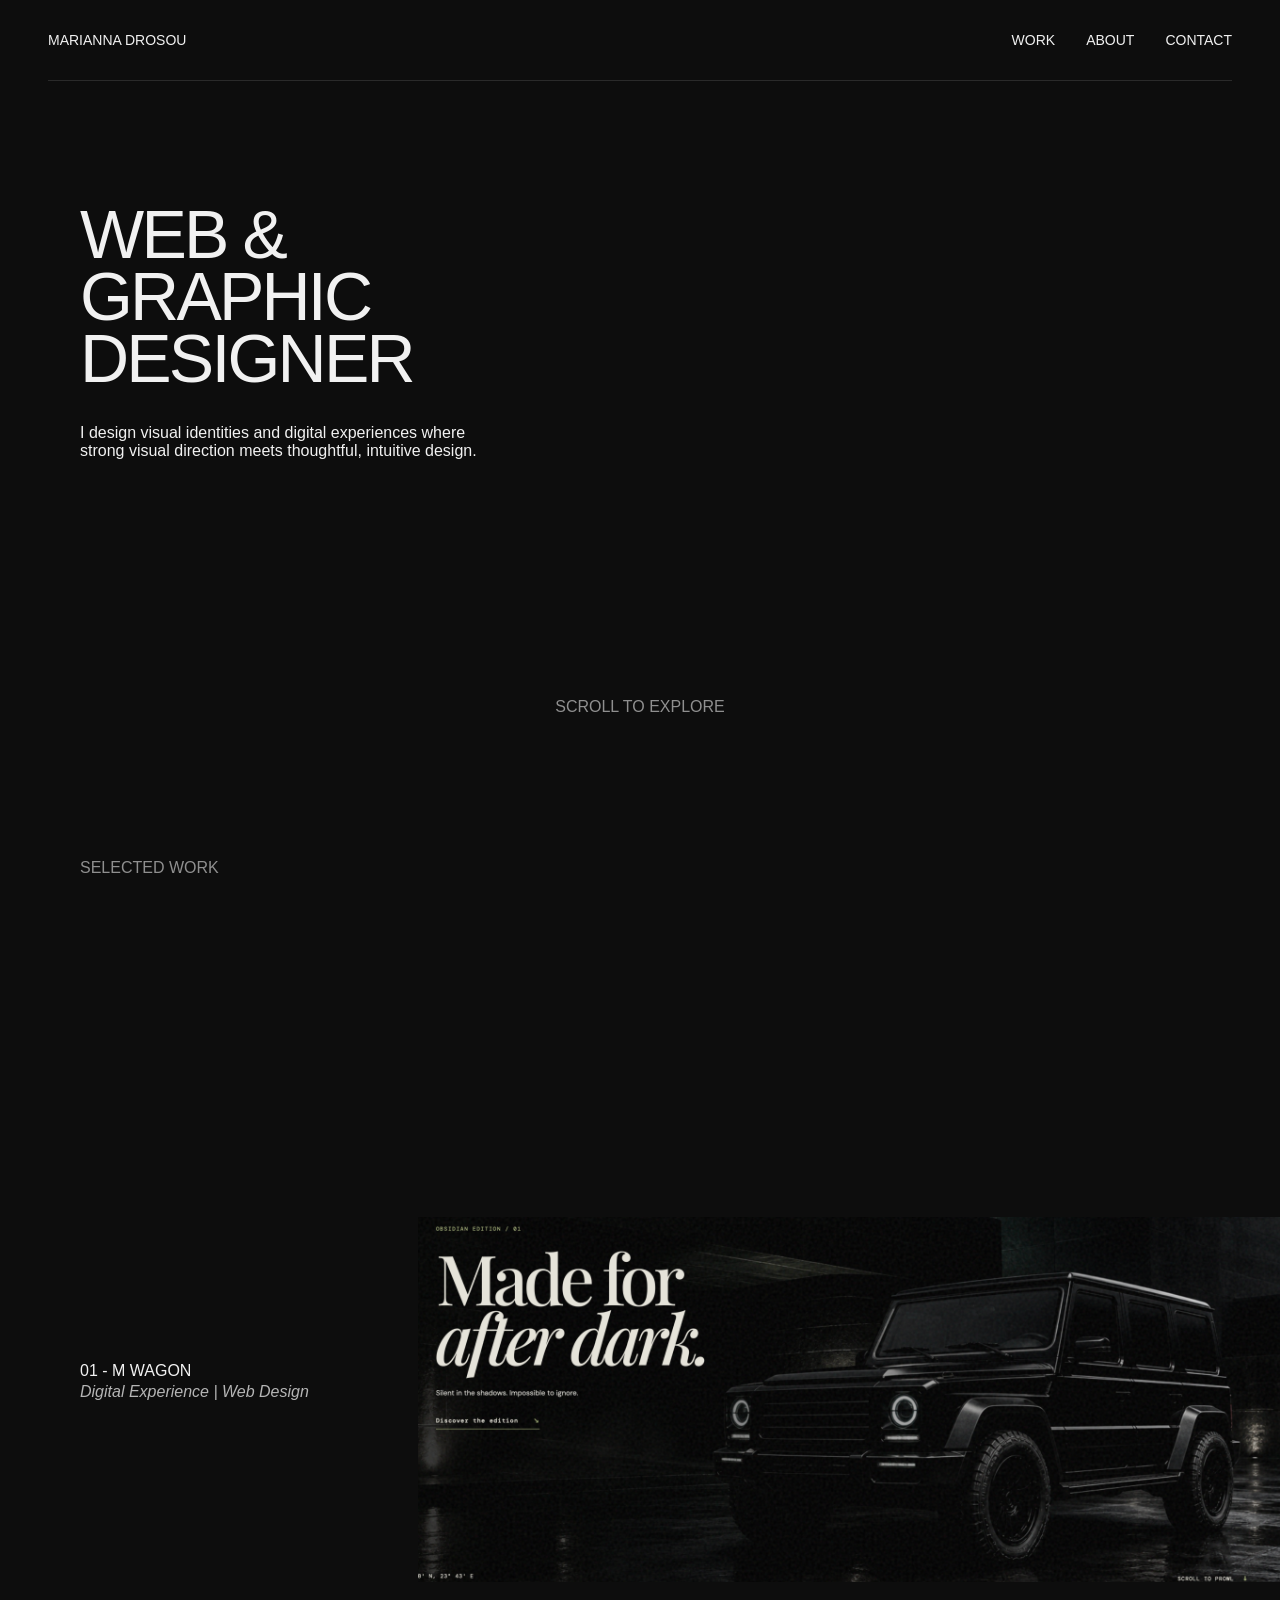
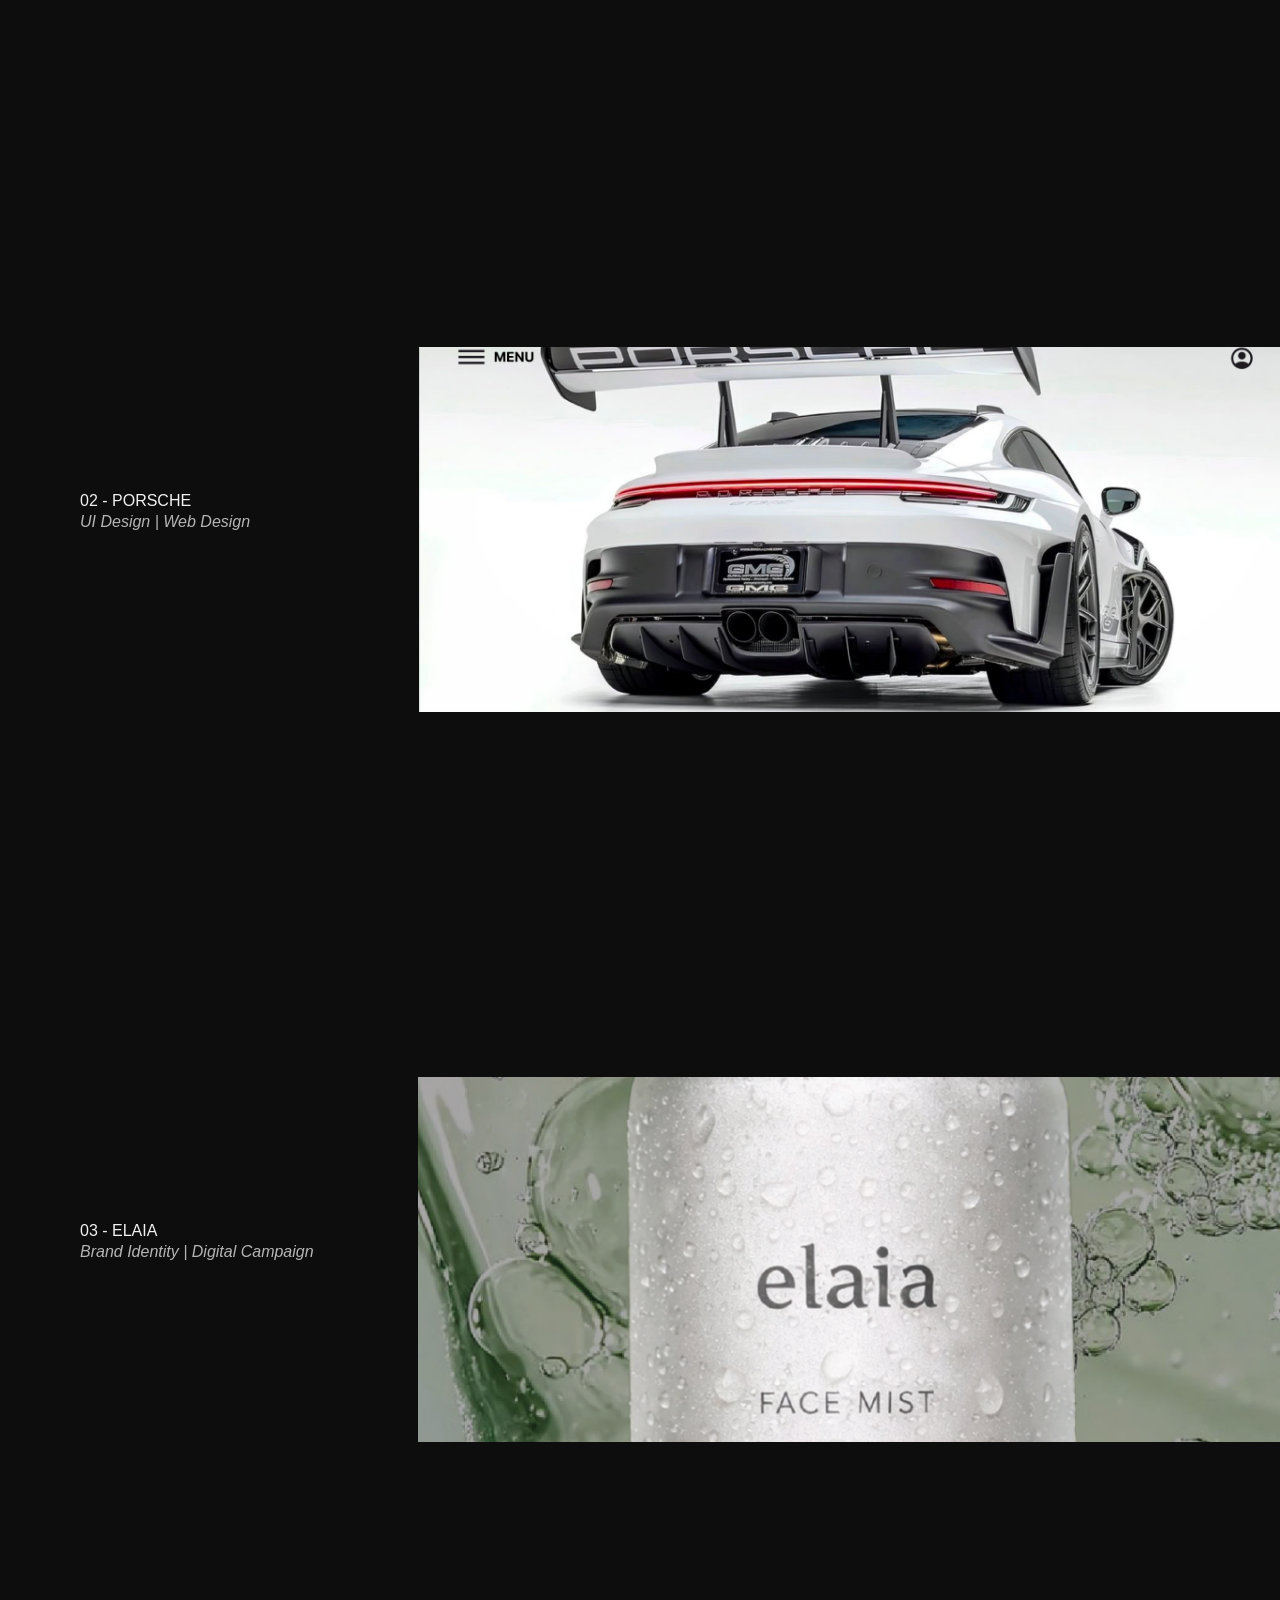
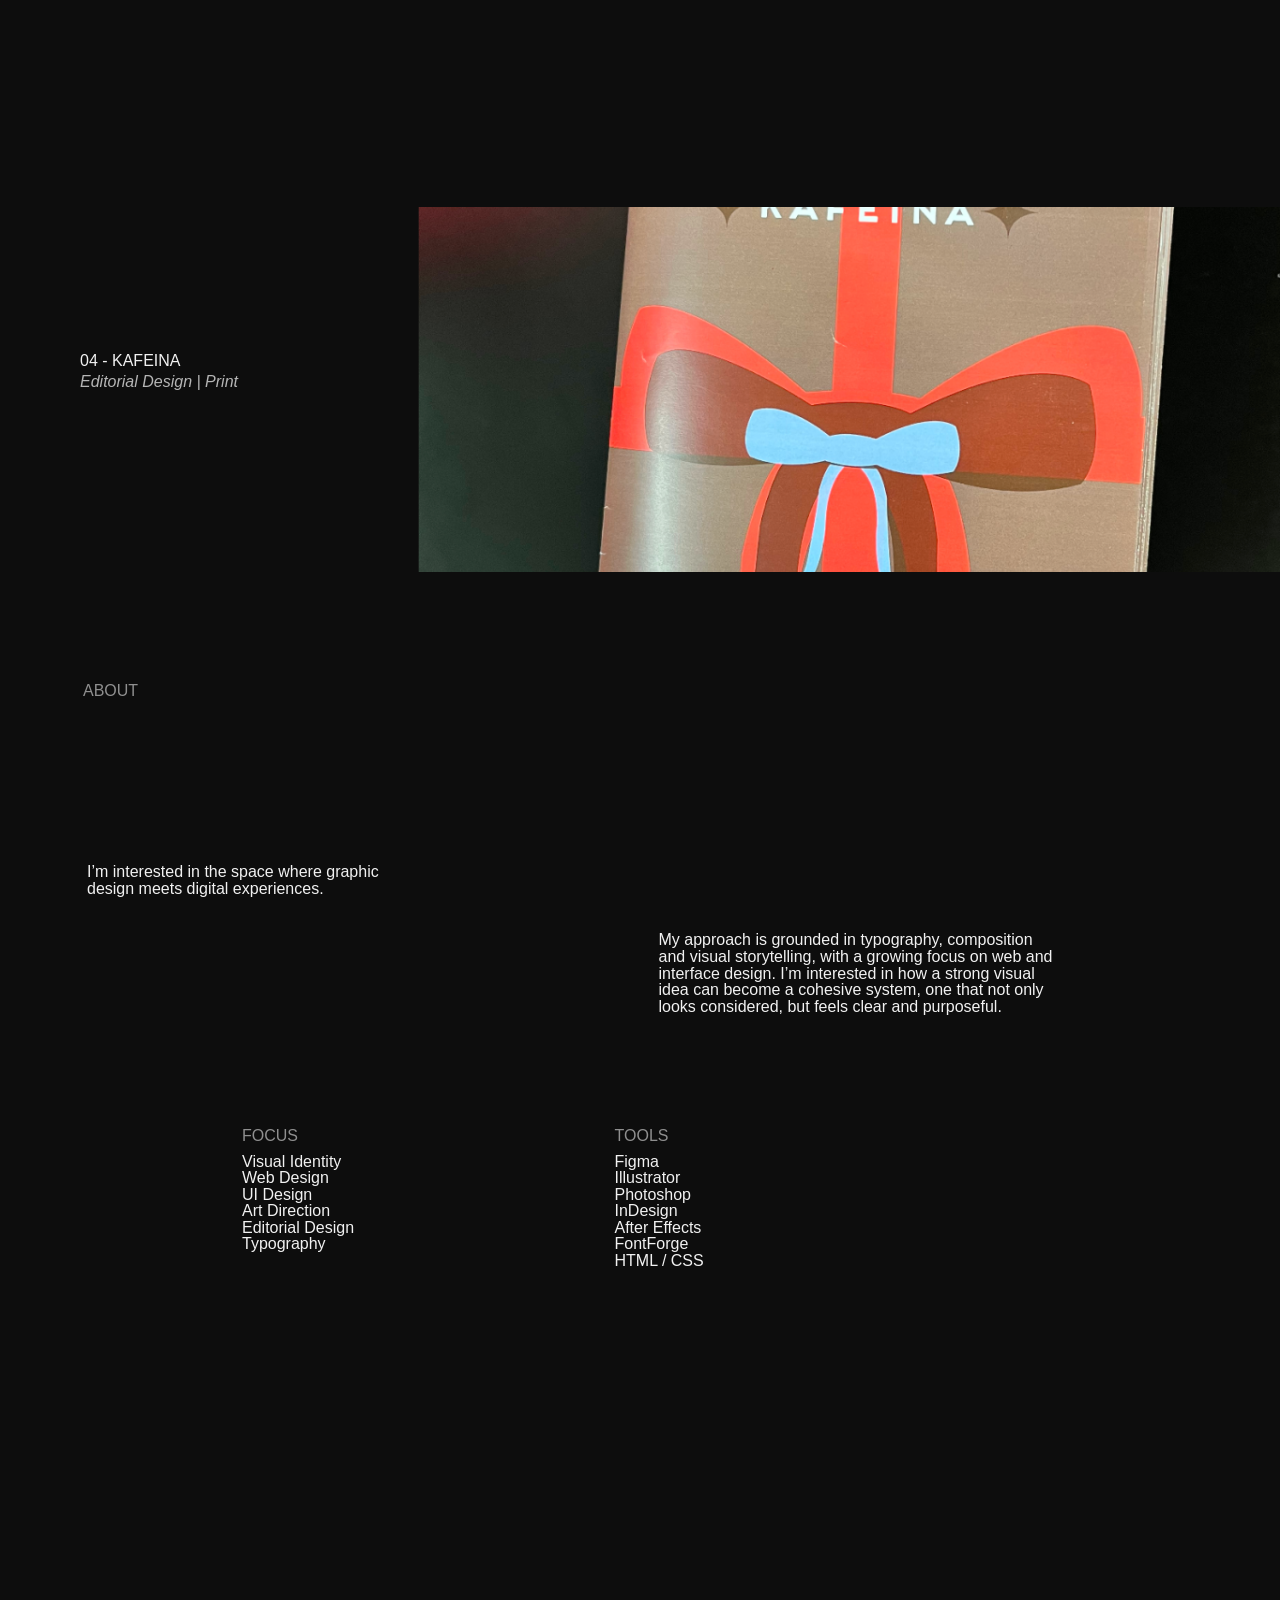
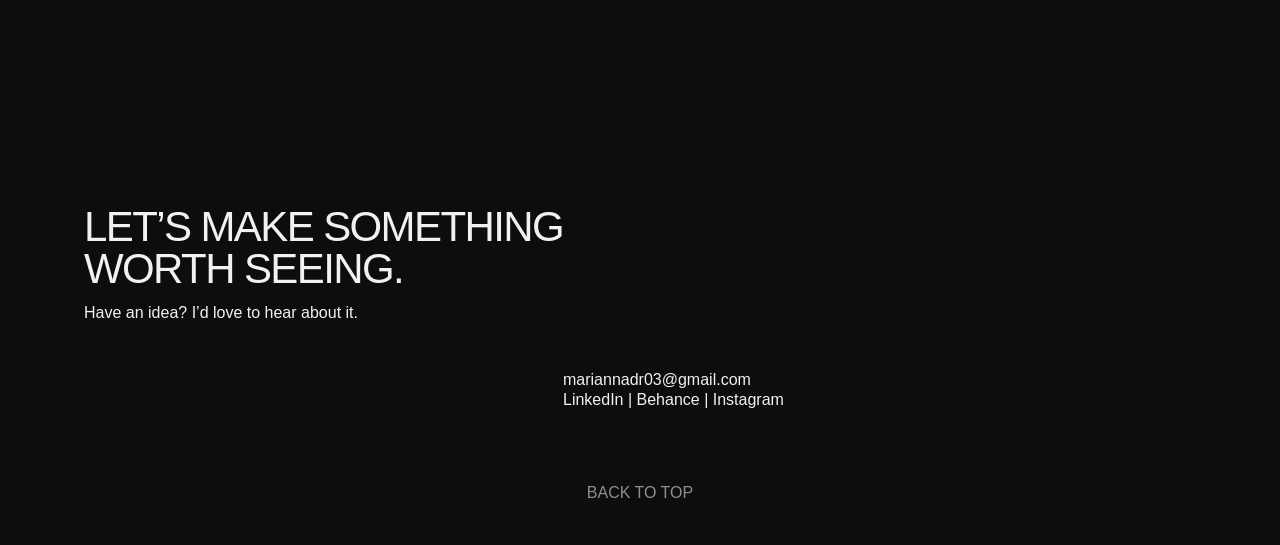
<file: index.html>
<!doctype html>
<html lang="en">
  <head>
    <meta charset="UTF-8" />
    <meta name="viewport" content="width=device-width, initial-scale=1.0" />
    <meta name="description" content="Portfolio of Marianna Drosou, web and graphic designer." />
    <title>Marianna Drosou — Web & Graphic Designer</title>
    <style>
      :root{--bg:#0d0d0d;--ink:#f1f1f1;--muted:#8f8f8f}*{box-sizing:border-box}html{scroll-behavior:smooth}body{margin:0;background:var(--bg);color:var(--ink);font-family:Arial,Helvetica,sans-serif;font-size:16px}a{color:inherit;text-decoration:none}.site-header{height:81px;margin:0 48px;border-bottom:1px solid #2a2a2a;display:flex;align-items:center;justify-content:space-between}.brand,nav a{font-size:14px;font-weight:400}.site-header nav{display:flex;gap:31px}.site-header a:hover,.back-top:hover{color:var(--muted)}.hero{min-height:710px;padding:123px 80px 75px;display:flex;flex-direction:column;justify-content:space-between}.hero h1{margin:0;font-size:68px;line-height:.91;letter-spacing:-2.8px;font-weight:400}.hero p{margin:34px 0 0;font-size:16px;line-height:1.15}.scroll{align-self:center;color:var(--muted);font-size:16px}.section-label{color:var(--muted);font-size:16px;font-weight:400;margin:0}.work{padding:68px 0 0 80px}.work>.section-label{margin-bottom:-25px;position:relative;z-index:1}.projects{margin-top:0}.project{display:grid;grid-template-columns:28.2% 1fr;min-height:365px}.project-copy{padding:145px 22px 0 0}.project-copy h3{margin:0;font-size:16px;line-height:1.1;font-weight:400}.project-copy p{margin:3px 0 0;color:#b5b5b5;font-size:16px;line-height:1.1;font-style:italic}.project img{display:block;width:100%;height:365px;object-fit:cover}.project:hover img{opacity:.82}.about{padding:110px 83px 176px}.about>.section-label{margin-bottom:164px}.about-intro{display:grid;grid-template-columns:1fr 1fr;gap:37px;padding:0 4px}.about-intro p{margin:0;font-size:16px;line-height:1.05}.about-intro p:last-child{padding-top:68px}.skills{margin:111px 0 0 159px;display:grid;grid-template-columns:1fr 1fr;max-width:643px;gap:102px}.skills h3{margin:0 0 9px;color:var(--muted);font-size:16px;font-weight:400}.skills p{margin:0;line-height:1.03;font-size:16px}.contact{min-height:700px;padding:0 84px 43px;display:flex;flex-direction:column;justify-content:flex-end}.contact h2{margin:0;font-size:42px;line-height:.99;letter-spacing:-1.6px;font-weight:400}.contact>div:first-child>p{margin:15px 0 0;font-size:16px}.contact-links{margin:49px 0 0 479px;font-size:16px}.contact-links>a{display:inline-block;margin-bottom:2px}.contact-links p{margin:0}.contact-links a:hover{color:var(--muted)}.back-top{align-self:center;margin-top:75px;color:var(--muted);font-size:16px}@media(max-width:700px){.site-header{height:64px;margin:0 20px}.brand,nav a{font-size:11px}.site-header nav{gap:14px}.hero{min-height:620px;padding:95px 28px 45px}.hero h1{font-size:14.4vw;letter-spacing:-1.7px}.hero p{font-size:14px;line-height:1.2}.desktop-only{display:none}.scroll{font-size:13px}.work{padding:55px 0 0 28px}.section-label{font-size:14px}.work>.section-label{margin-bottom:25px}.project{display:flex;flex-direction:column;min-height:0;margin-bottom:38px}.project-copy{order:2;padding:15px 0 0}.project-copy h3,.project-copy p{font-size:14px}.project img{height:auto;aspect-ratio:2.31}.about{padding:72px 28px 105px}.about>.section-label{margin-bottom:80px}.about-intro{grid-template-columns:1fr;gap:35px;padding:0}.about-intro p{font-size:15px;line-height:1.12}.about-intro p:last-child{padding-top:0}.skills{margin:72px 0 0 46px;gap:45px;max-width:none}.skills h3,.skills p{font-size:14px}.contact{min-height:540px;padding:0 28px 30px}.contact h2{font-size:8.5vw;letter-spacing:-1px}.contact>div:first-child>p,.contact-links{font-size:14px}.contact-links{margin:44px 0 0;align-self:flex-end}.back-top{font-size:13px;margin-top:66px}}
    </style>
  </head>
  <body>
    <header class="site-header">
      <a class="brand" href="#top">MARIANNA DROSO<span>U</span></a>
      <nav aria-label="Primary navigation">
        <a href="#work">WORK</a>
        <a href="#about">ABOUT</a>
        <a href="#contact">CONTACT</a>
      </nav>
    </header>

    <main id="top">
      <section class="hero" aria-labelledby="hero-title">
        <div>
          <h1 id="hero-title">WEB &amp;<br />GRAPHIC<br />DESIGNER</h1>
          <p>I design visual identities and digital experiences where<br class="desktop-only" /> strong visual direction meets thoughtful, intuitive design.</p>
        </div>
        <a class="scroll" href="#work">SCROLL TO EXPLORE</a>
      </section>

      <section class="work" id="work" aria-labelledby="work-title">
        <h2 id="work-title" class="section-label">SELECTED WORK</h2>
        <div class="projects">
          <a class="project" href="#contact">
          <a class="project" href="mwagon.html">
            <div class="project-copy"><h3>01 - M WAGON</h3><p>Digital Experience | Web Design</p></div>
            <img src="mwagon-home.png" alt="M Wagon website concept" />
          </a>
          <a class="project" href="#contact">
          <a class="project" href="porsche.html">
            <div class="project-copy"><h3>02 - PORSCHE</h3><p>UI Design | Web Design</p></div>
            <img src="porsche-home.png" alt="Porsche website concept" />
          </a>
          <a class="project" href="#contact">
          <a class="project" href="elaia.html">
            <div class="project-copy"><h3>03 - ELAIA</h3><p>Brand Identity | Digital Campaign</p></div>
            <img src="elaia-home.png" alt="Elaia face mist campaign" />
          </a>
          <a class="project" href="#contact">
          <a class="project" href="kafeina.html">
            <div class="project-copy"><h3>04 - KAFEINA</h3><p>Editorial Design | Print</p></div>
            <img src="kafeina-home.png" alt="Kafeina editorial design" />
          </a>
        </div>
      </section>

      <section class="about" id="about" aria-labelledby="about-title">
        <h2 id="about-title" class="section-label">ABOUT</h2>
        <div class="about-intro">
          <p>I’m interested in the space where graphic<br class="desktop-only" /> design meets digital experiences.</p>
          <p>My approach is grounded in typography, composition<br class="desktop-only" /> and visual storytelling, with a growing focus on web and<br class="desktop-only" /> interface design. I’m interested in how a strong visual<br class="desktop-only" /> idea can become a cohesive system, one that not only<br class="desktop-only" /> looks considered, but feels clear and purposeful.</p>
        </div>
        <div class="skills">
          <div><h3>FOCUS</h3><p>Visual Identity<br />Web Design<br />UI Design<br />Art Direction<br />Editorial Design<br />Typography</p></div>
          <div><h3>TOOLS</h3><p>Figma<br />Illustrator<br />Photoshop<br />InDesign<br />After Effects<br />FontForge<br />HTML / CSS</p></div>
        </div>
      </section>

      <section class="contact" id="contact" aria-labelledby="contact-title">
        <div>
          <h2 id="contact-title">LET’S MAKE SOMETHING<br />WORTH SEEING.</h2>
          <p>Have an idea? I’d love to hear about it.</p>
        </div>
        <div class="contact-links">
          <a href="mailto:mariannadr03@gmail.com">mariannadr03@gmail.com</a>
          <p><a href="https://www.linkedin.com/in/marianna-drosou-b46898297/" target="_blank">LinkedIn</a> | <a href="https://www.behance.net/mariannadrosou" target="_blank">Behance</a> | <a href="https://www.instagram.com/drs.graphix/" target="_blank">Instagram</a></p>
        </div>
        <a class="back-top" href="#top">BACK TO TOP</a>
      </section>
    </main>
  </body>
</html>
</file>
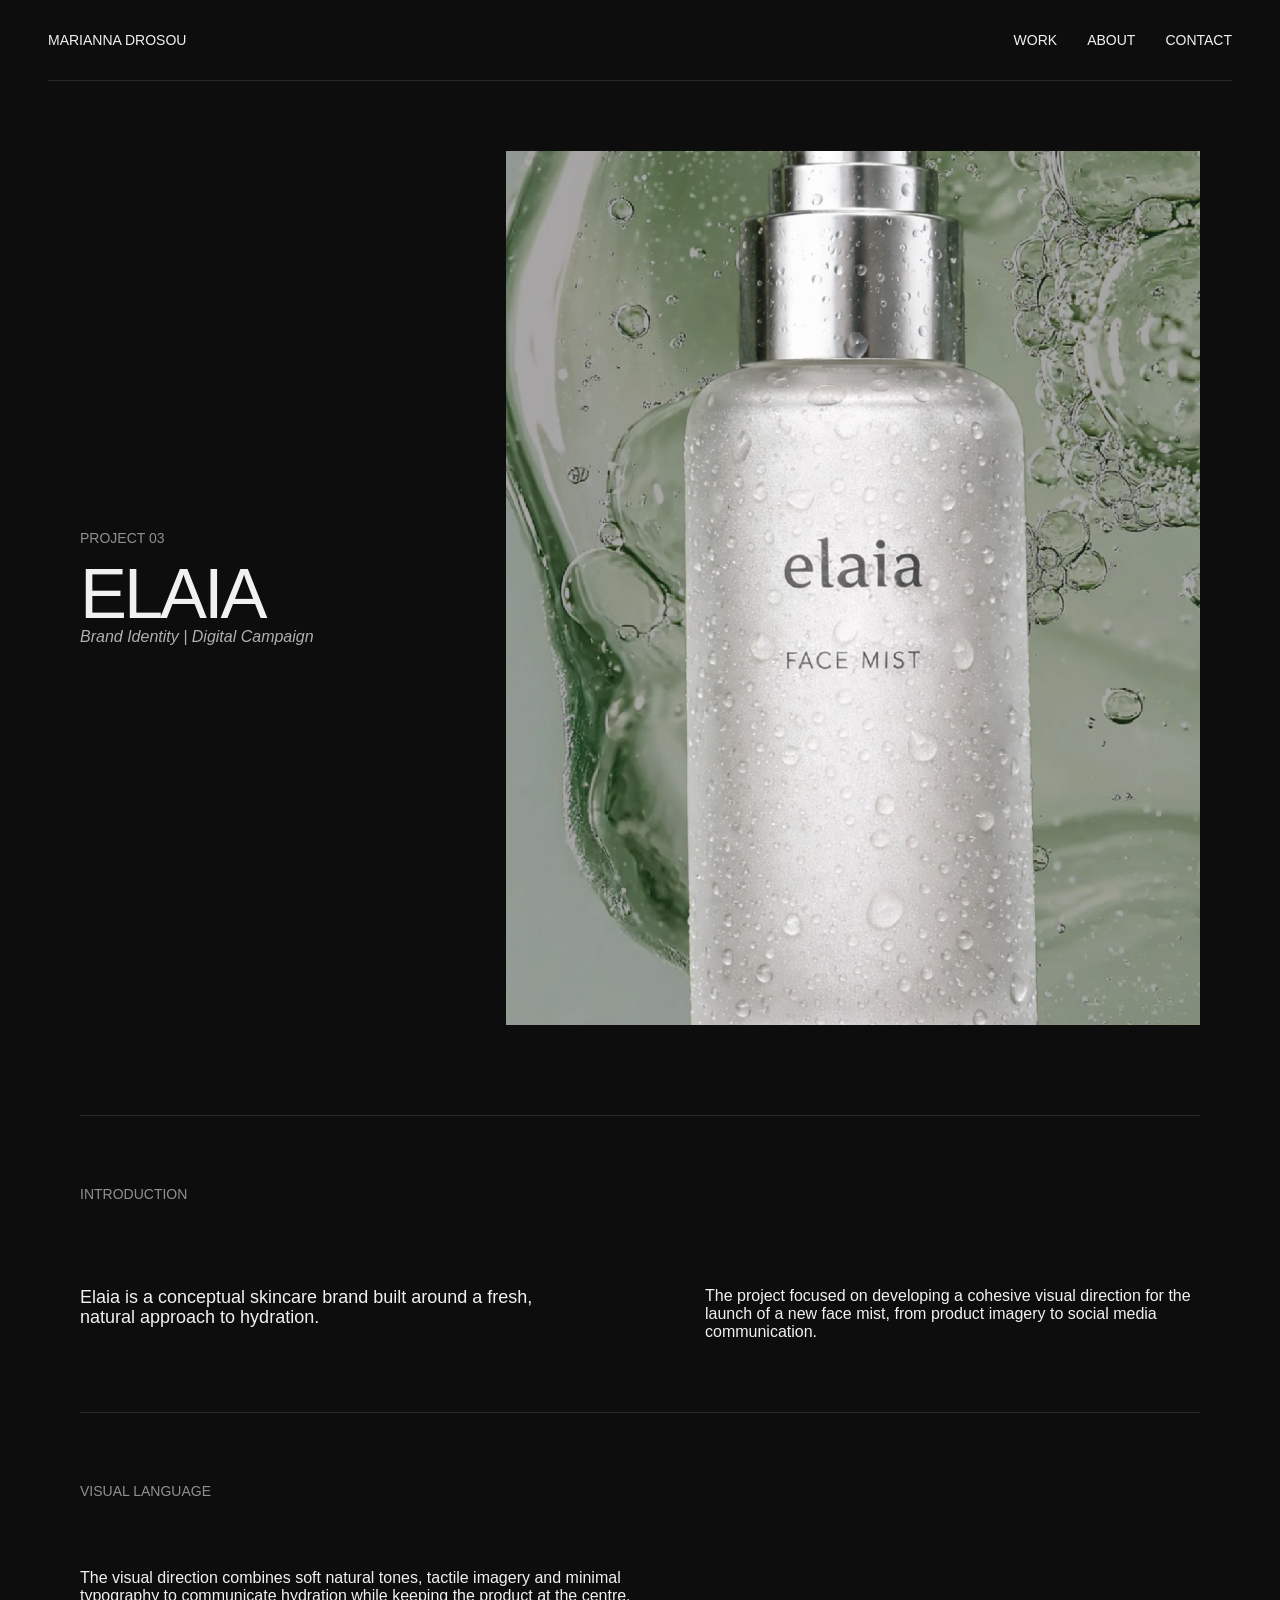
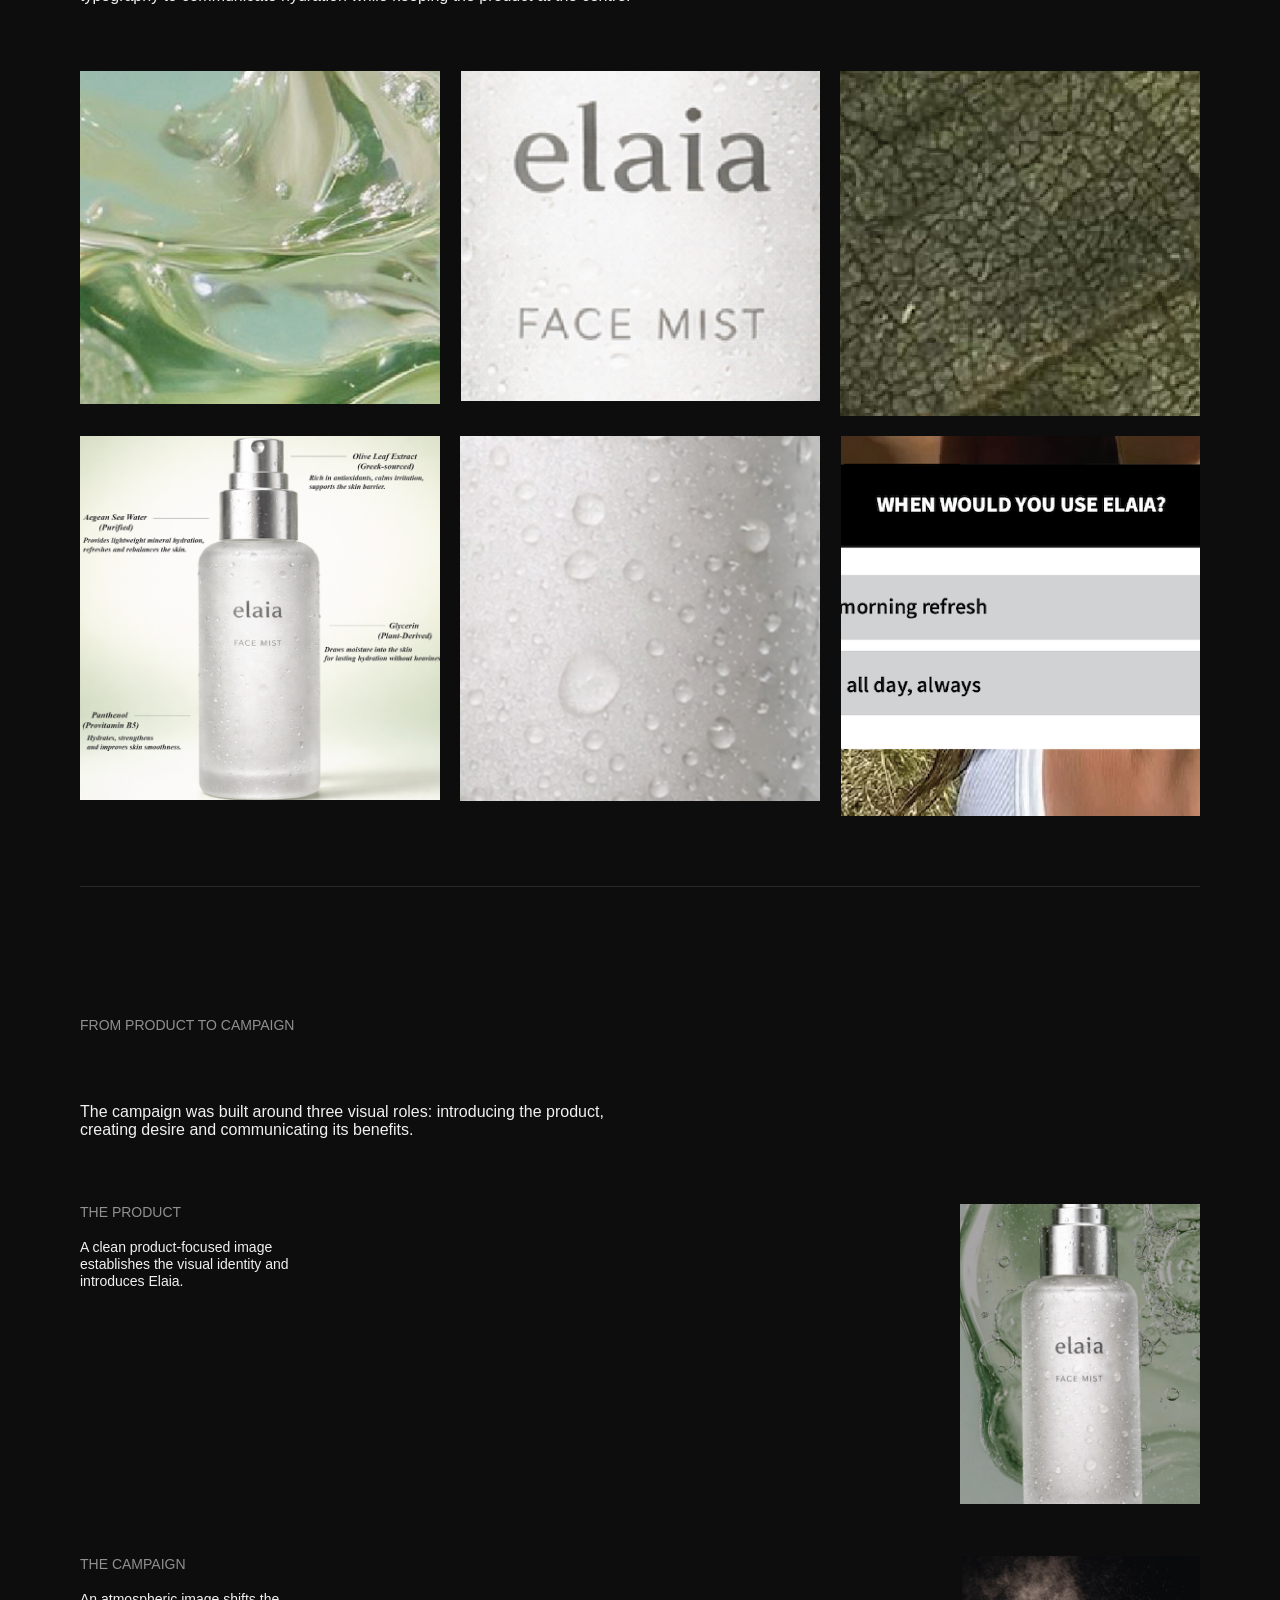
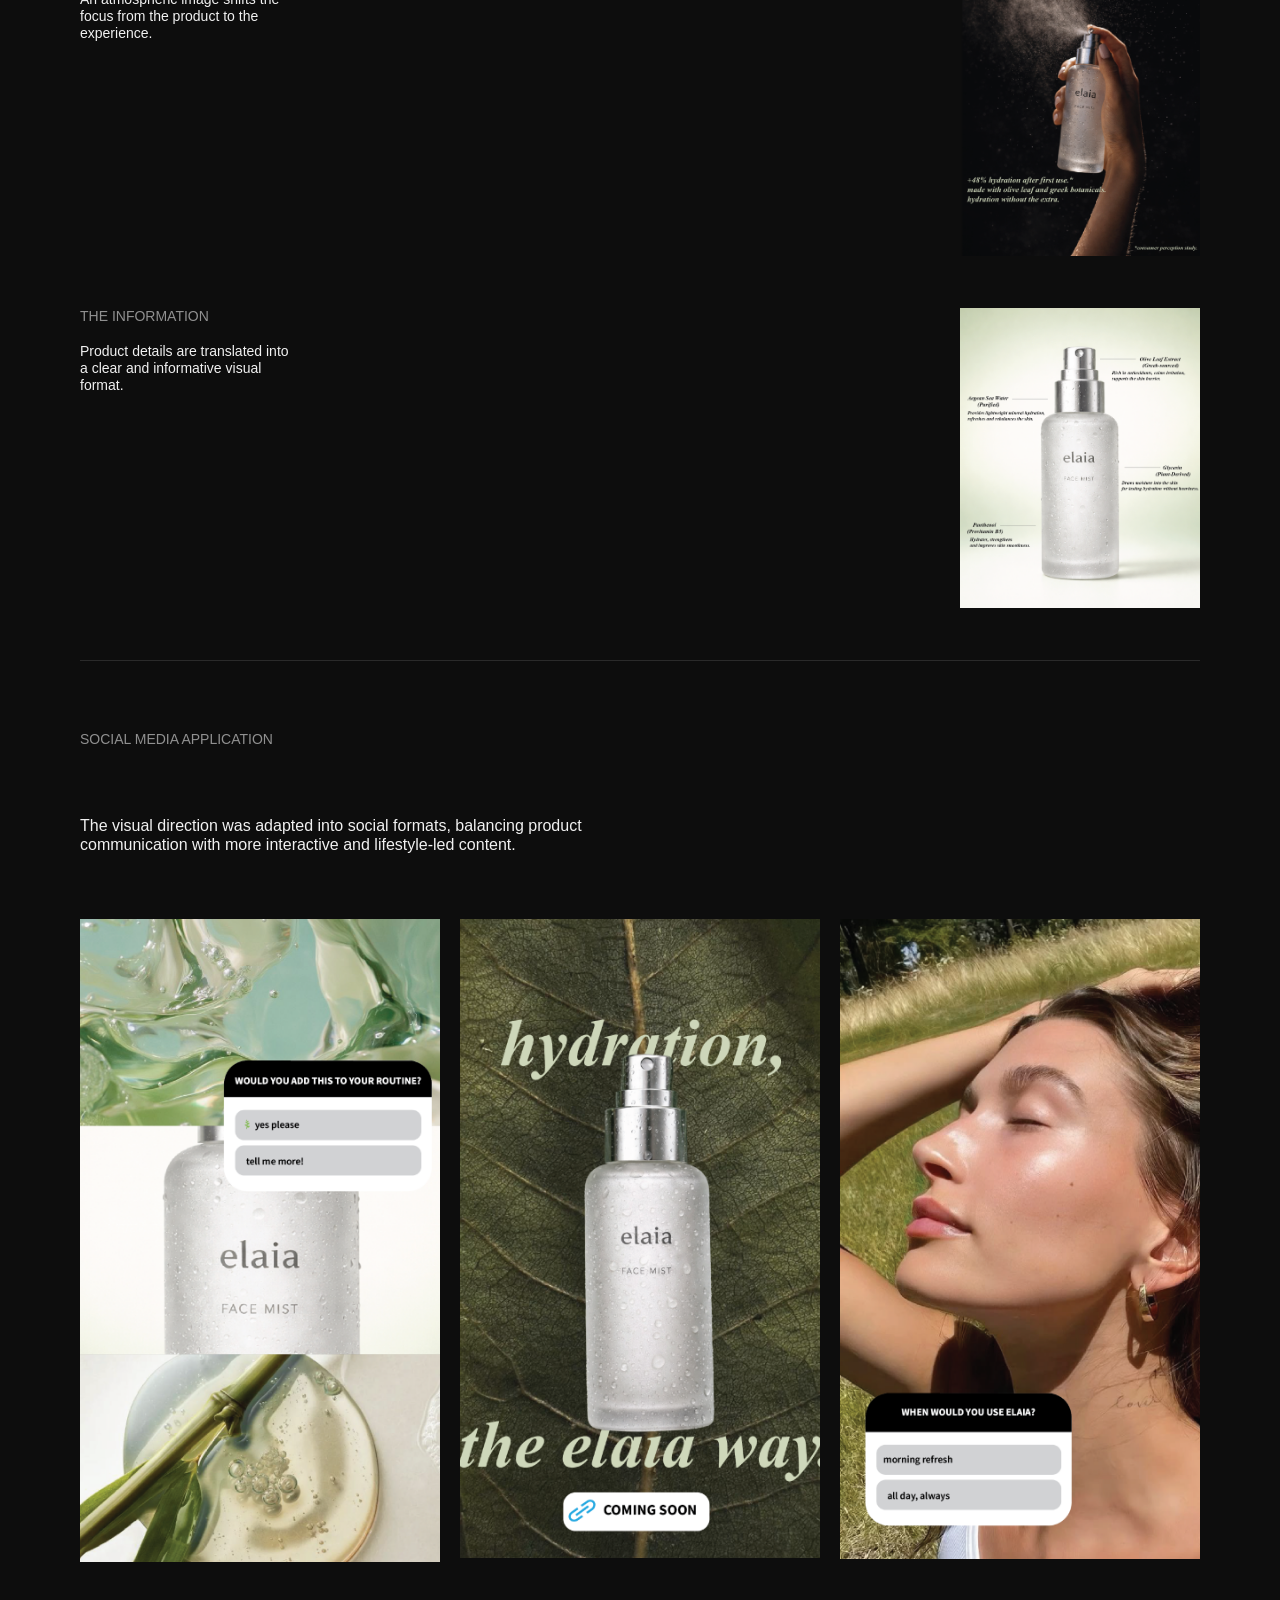
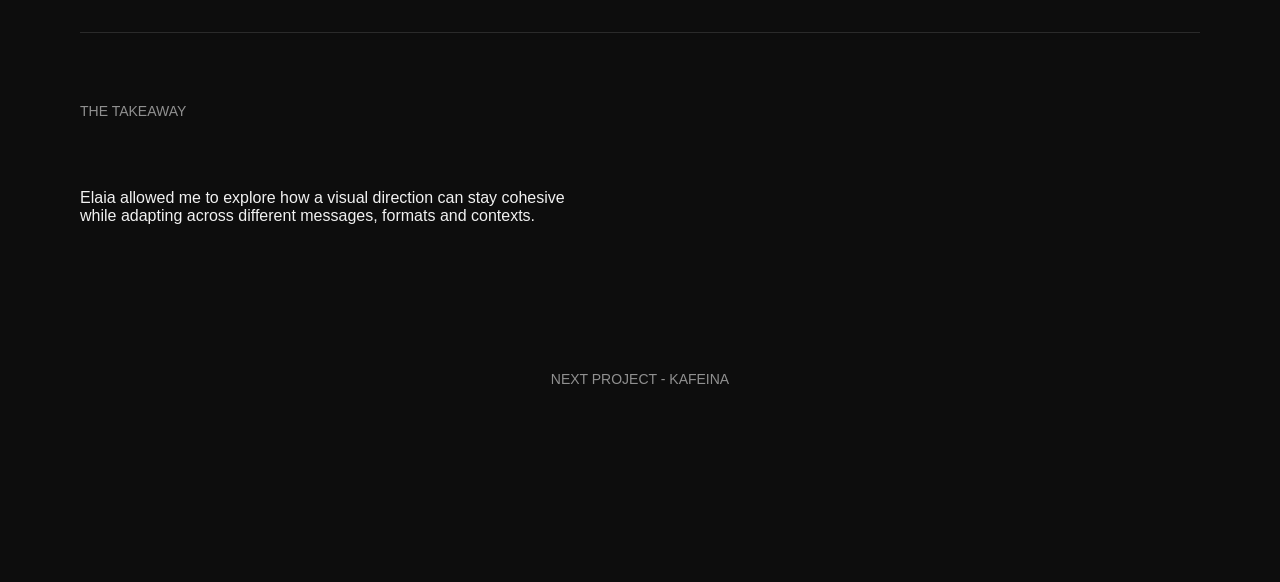
<file: elaia.html>
<!doctype html>
<html lang="en">
<head>
  <meta charset="UTF-8">
  <meta name="viewport" content="width=device-width, initial-scale=1.0">
  <title>Elaia — Marianna Drosou</title>
  <link rel="stylesheet" href="case-study.css">
</head>

<body>
  <header class="site-header">
    <a href="index.html" class="logo">MARIANNA DROSO<span>U</span></a>
    <nav>
      <a href="index.html#work">WORK</a>
      <a href="index.html#about">ABOUT</a>
      <a href="index.html#contact">CONTACT</a>
    </nav>
  </header>

  <main class="case-study">
    <section class="project-hero">
      <div class="hero-copy">
        <p class="eyebrow">PROJECT 03</p>
        <h1>ELAIA</h1>
        <p class="category">Brand Identity | Digital Campaign</p>
      </div>

      <img src="elaia-opening.png" alt="Elaia skincare campaign">
    </section>

    <section class="intro">
      <p class="section-label">INTRODUCTION</p>

      <div class="two-column">
        <p class="large-copy">
          Elaia is a conceptual skincare brand built around a fresh, natural
          approach to hydration.
        </p>

        <p>
          The project focused on developing a cohesive visual direction for
          the launch of a new face mist, from product imagery to social media
          communication.
        </p>
      </div>
    </section>

    <section class="content-section">
      <p class="section-label">VISUAL LANGUAGE</p>

      <p class="section-intro">
        The visual direction combines soft natural tones, tactile imagery and
        minimal typography to communicate hydration while keeping the product
        at the centre.
      </p>

      <div class="project-gallery">
        <img src="visual-1-e.png" alt="Elaia visual texture">
        <img src="visual-2-e.png" alt="Elaia face mist">
        <img src="visual-3-e.png" alt="Elaia visual detail">
        <img src="visual-4-e.png" alt="Elaia visual detail">
        <img src="visual-5-e.png" alt="Elaia visual detail">
        <img src="visual-6-e.png" alt="Elaia visual detail">
      </div>
    </section>

    <section class="content-section experience">
      <p class="section-label">FROM PRODUCT TO CAMPAIGN</p>

      <p class="section-intro">
        The campaign was built around three visual roles: introducing the
        product, creating desire and communicating its benefits.
      </p>

      <div class="elia-feature">
       <div>
    <p class="feature-label">THE PRODUCT</p>
    <p>A clean product-focused image establishes the visual identity and introduces Elaia.</p>
  </div>

  <img src="the-product.png" alt="Elaia face mist">
</div>

<div class="elia-feature">
  <div>
    <p class="feature-label">THE CAMPAIGN</p>
    <p>An atmospheric image shifts the focus from the product to the experience.</p>
  </div>

  <img src="the-campaign.png" alt="Elaia face mist">
</div>

<div class="elia-feature">
  <div>
    <p class="feature-label">THE INFORMATION</p>
    <p>Product details are translated into a clear and informative visual format.</p>
  </div>

  <img src="the-information.png" alt="Elaia face mist">
</div>
    <section class="content-section">
      <p class="section-label">SOCIAL MEDIA APPLICATION</p>

      <p class="section-intro">
        The visual direction was adapted into social formats, balancing
        product communication with more interactive and lifestyle-led content.
      </p>

      <div class="project-gallery">
        <img src="elaia-social-media-1.png" alt="Elaia social media post">
        <img src="elaia-social-media-2.png" alt="Elaia social media post">
        <img src="elaia-social-media-3.png" alt="Elaia social media post">
      </div>
    </section>

    <section class="takeaway">
      <p class="section-label">THE TAKEAWAY</p>

      <div class="two-column">
        <p>
          Elaia allowed me to explore how a visual direction can stay cohesive
          while adapting across different messages, formats and contexts.
        </p>
      </div>
    </section>

    <a class="next-project" href="kafeina.html">NEXT PROJECT - KAFEINA</a>
  </main>
</body>
</html>
</file>
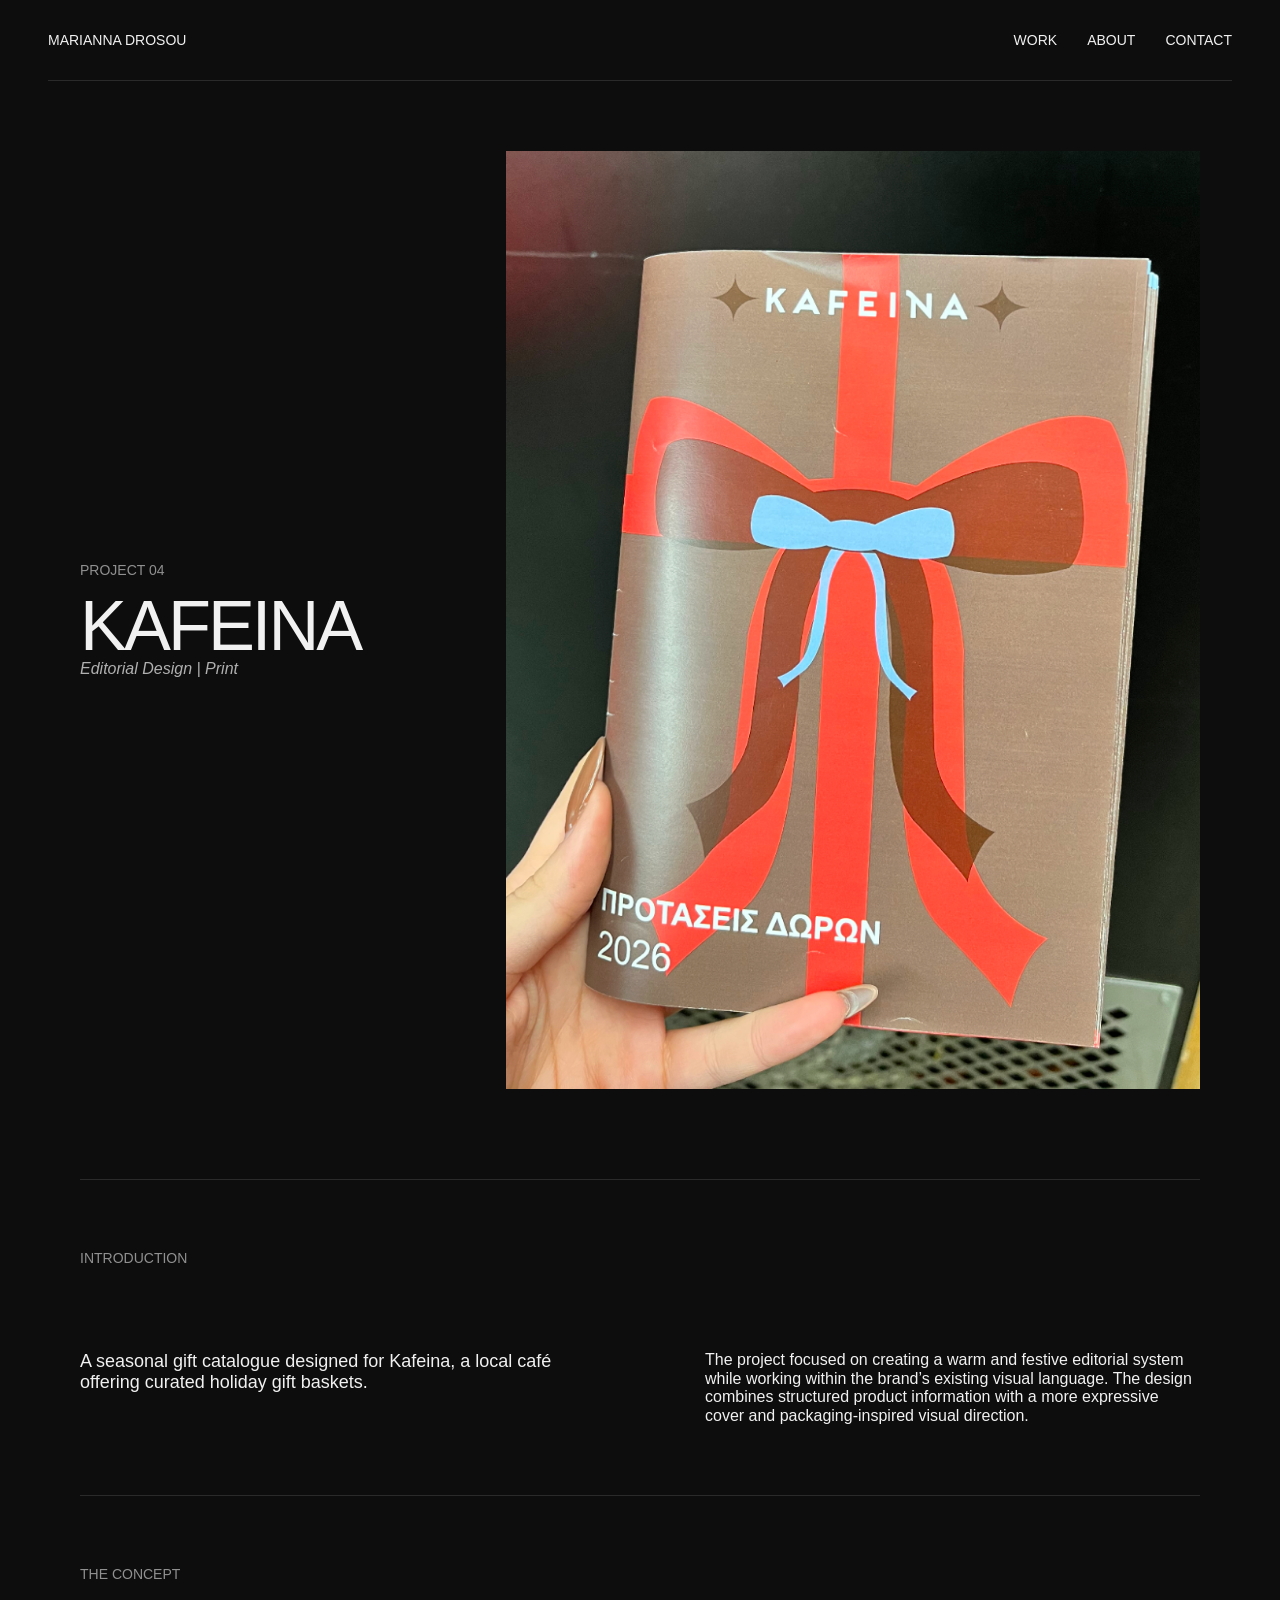
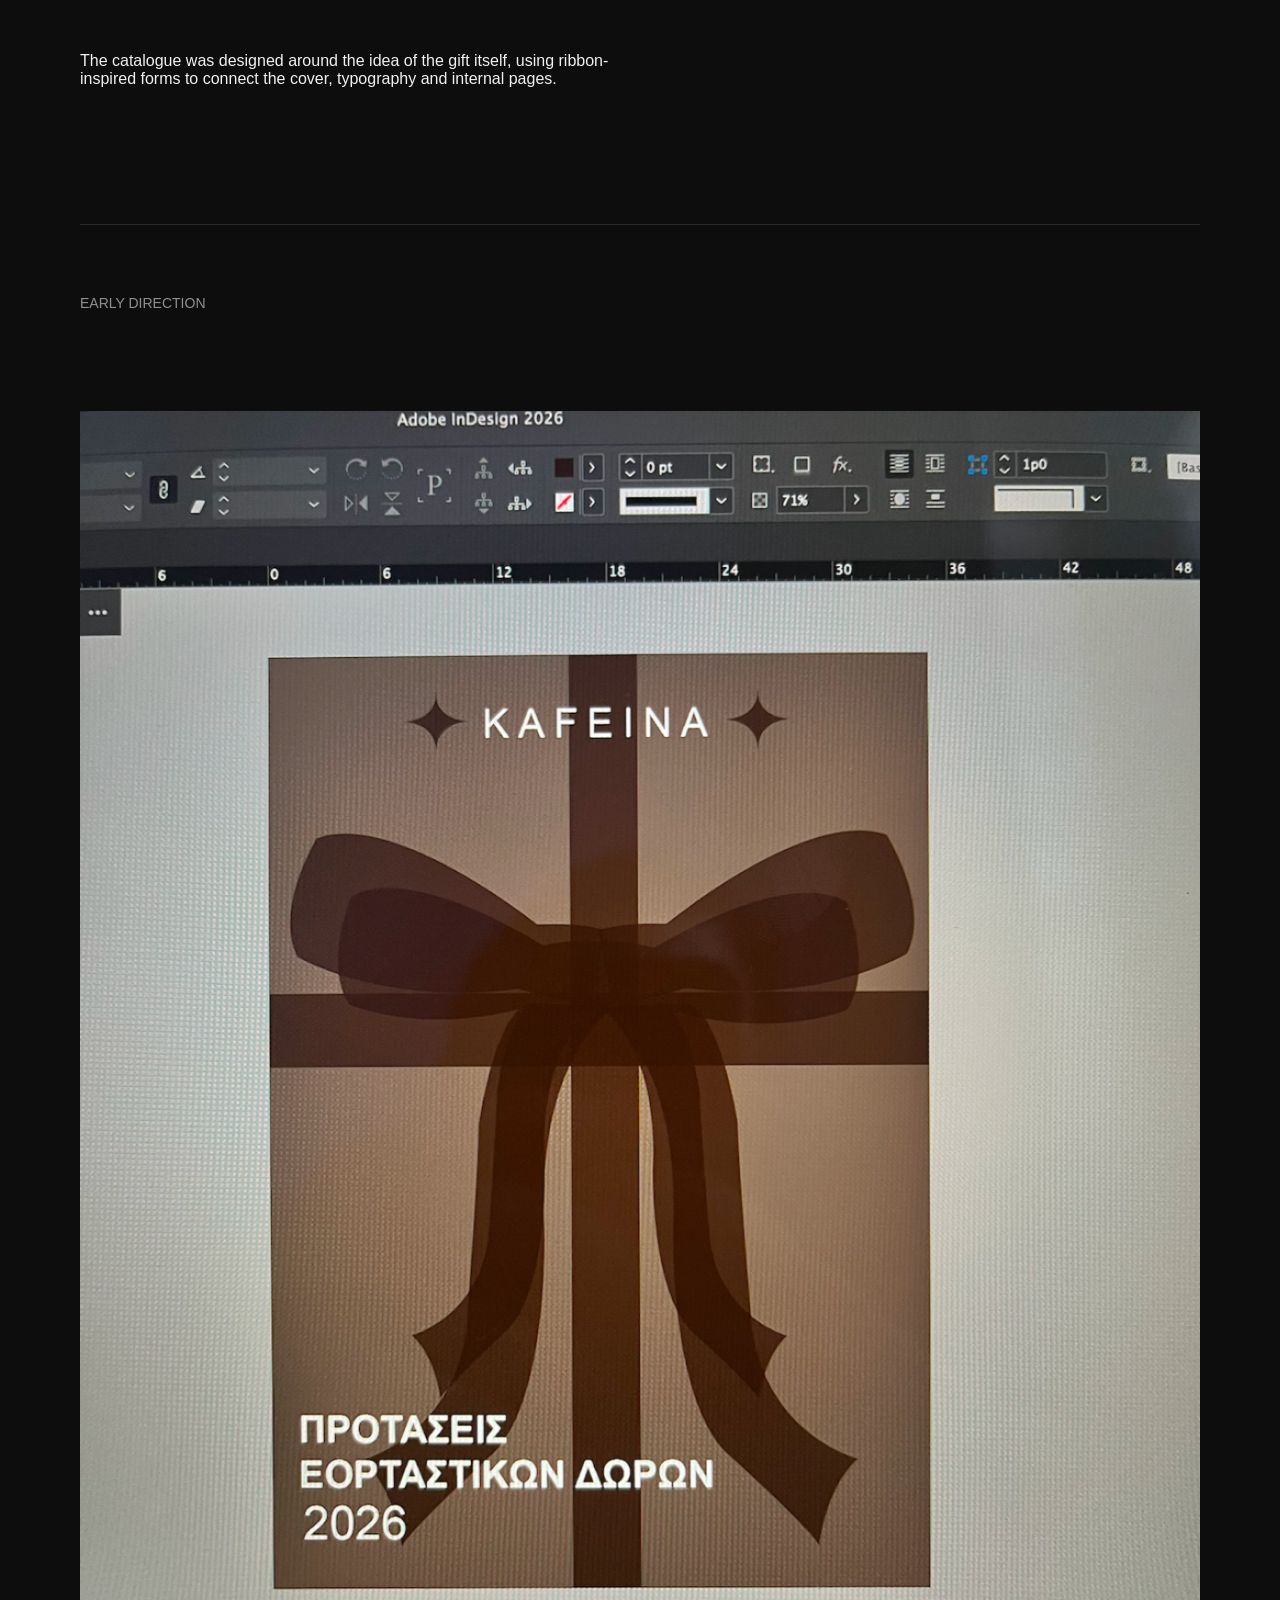
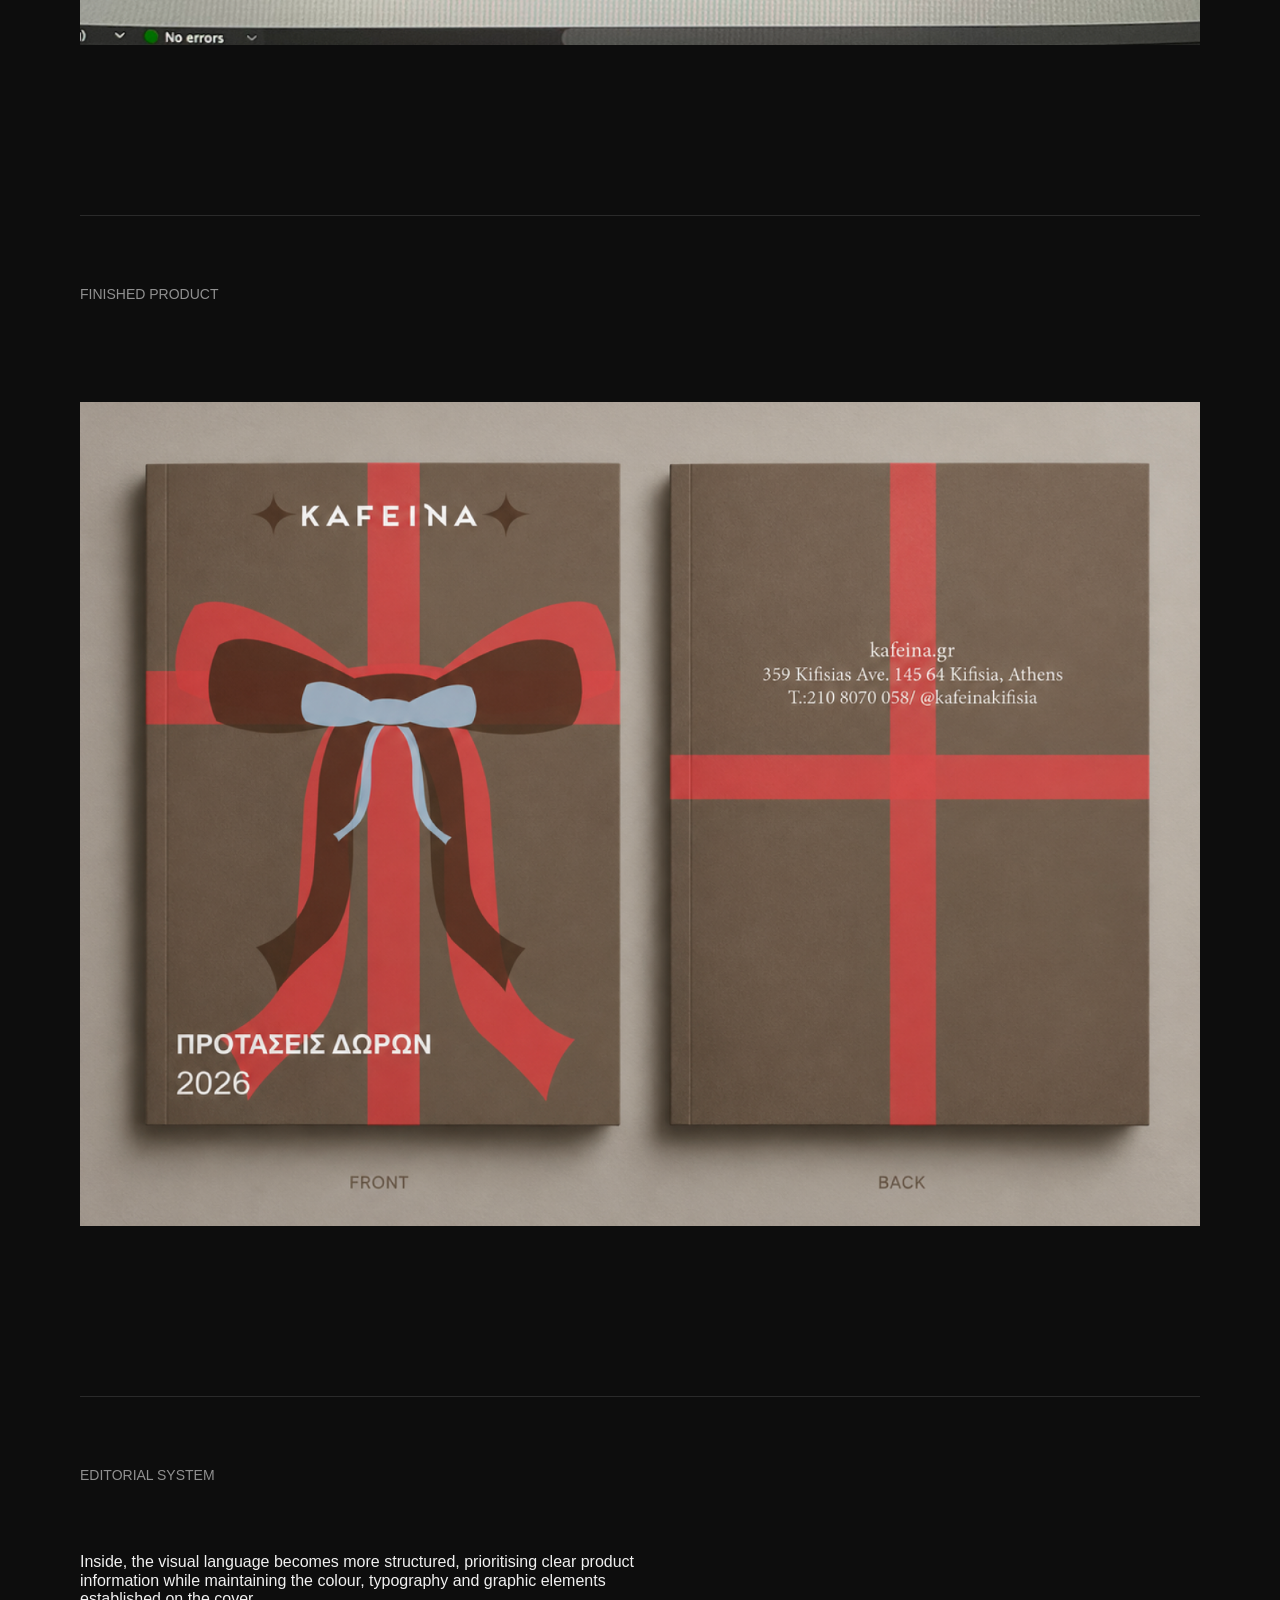
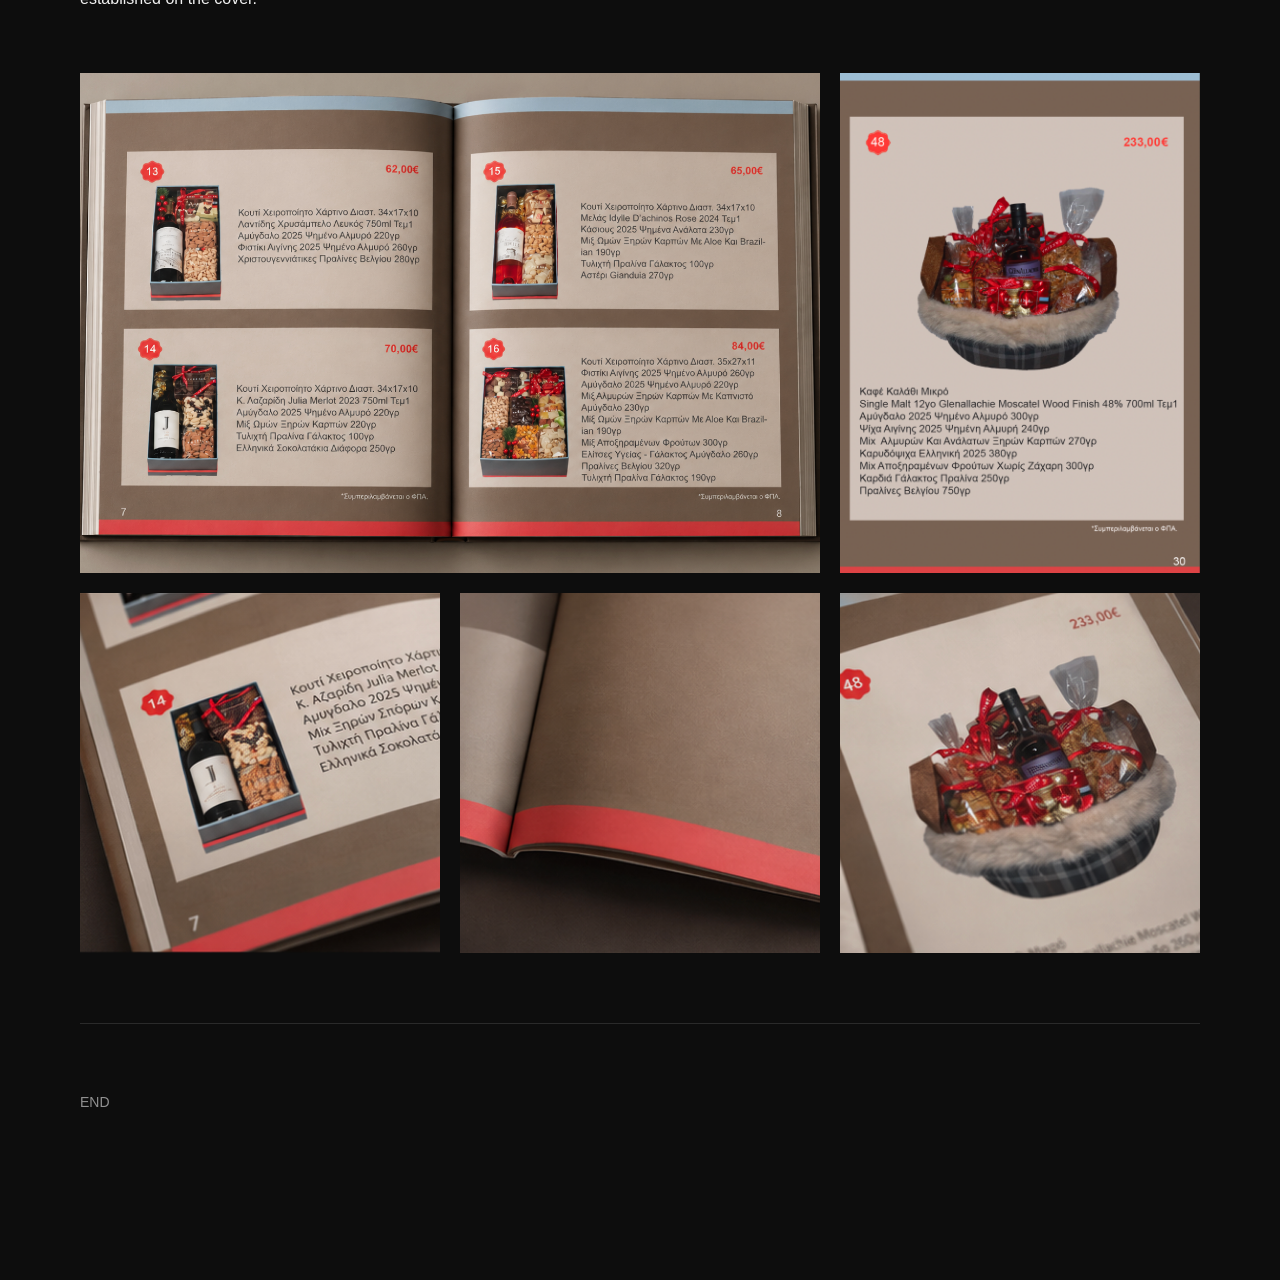
<file: kafeina.html>
<!doctype html>
<html lang="en">
<head>
  <meta charset="UTF-8">
  <meta name="viewport" content="width=device-width, initial-scale=1.0">
  <title>Kafeina — Marianna Drosou</title>
  <link rel="stylesheet" href="case-study.css">
</head>

<body>
  <header class="site-header">
    <a href="index.html" class="logo">MARIANNA DROSO<span>U</span></a>
    <nav>
      <a href="index.html#work">WORK</a>
      <a href="index.html#about">ABOUT</a>
      <a href="index.html#contact">CONTACT</a>
    </nav>
  </header>

  <main class="case-study">
    <section class="project-hero">
      <div class="hero-copy">
        <p class="eyebrow">PROJECT 04</p>
        <h1>KAFEINA</h1>
        <p class="category">Editorial Design | Print</p>
      </div>

      <img src="the-cover.png" alt="Kafeina catalogue design">
    </section>

    <section class="intro">
      <p class="section-label">INTRODUCTION</p>

      <div class="two-column">
        <p class="large-copy">
          A seasonal gift catalogue designed for Kafeina, a local café
          offering curated holiday gift baskets.
        </p>

        <p>
          The project focused on creating a warm and festive editorial system
          while working within the brand’s existing visual language. The
          design combines structured product information with a more
          expressive cover and packaging-inspired visual direction.
        </p>
      </div>
    </section>

    <section class="content-section">
      <p class="section-label">THE CONCEPT</p>

      <p class="section-intro">
        The catalogue was designed around the idea of the gift itself, using
        ribbon-inspired forms to connect the cover, typography and internal
        pages.
      </p>
    </section>

    <section class="content-section">
      <p class="section-label">EARLY DIRECTION</p>

      <article class="feature">
        <img src="early-direction.png" alt="Kafeina early design direction">
      </article>
    </section>

    <section class="content-section">
      <p class="section-label">FINISHED PRODUCT</p>

      <article class="feature">
        <img src="finished-product.png" alt="Kafeina catalogue front and back">
      </article>
    </section>

    <section class="content-section">
      <p class="section-label">EDITORIAL SYSTEM</p>

      <p class="section-intro">
        Inside, the visual language becomes more structured, prioritising
        clear product information while maintaining the colour, typography and
        graphic elements established on the cover.
      </p>

      <div class="project-gallery catalogue-gallery">
        <img src="inside-mockup.png" alt="Kafeina catalogue spread">
        <img src="inside-page.png" alt="Kafeina catalogue detail">
        <img src="visual-1-k.png" alt="Kafeina catalogue page">
        <img src="visual-2-k.png" alt="Kafeina catalogue page">
        <img src="visual-3-k.png" alt="Kafeina catalogue page">
      </div>
    </section>

    <section class="takeaway">
      <p class="section-label">END</p>
    </section>
  </main>
</body>
</html>
</file>
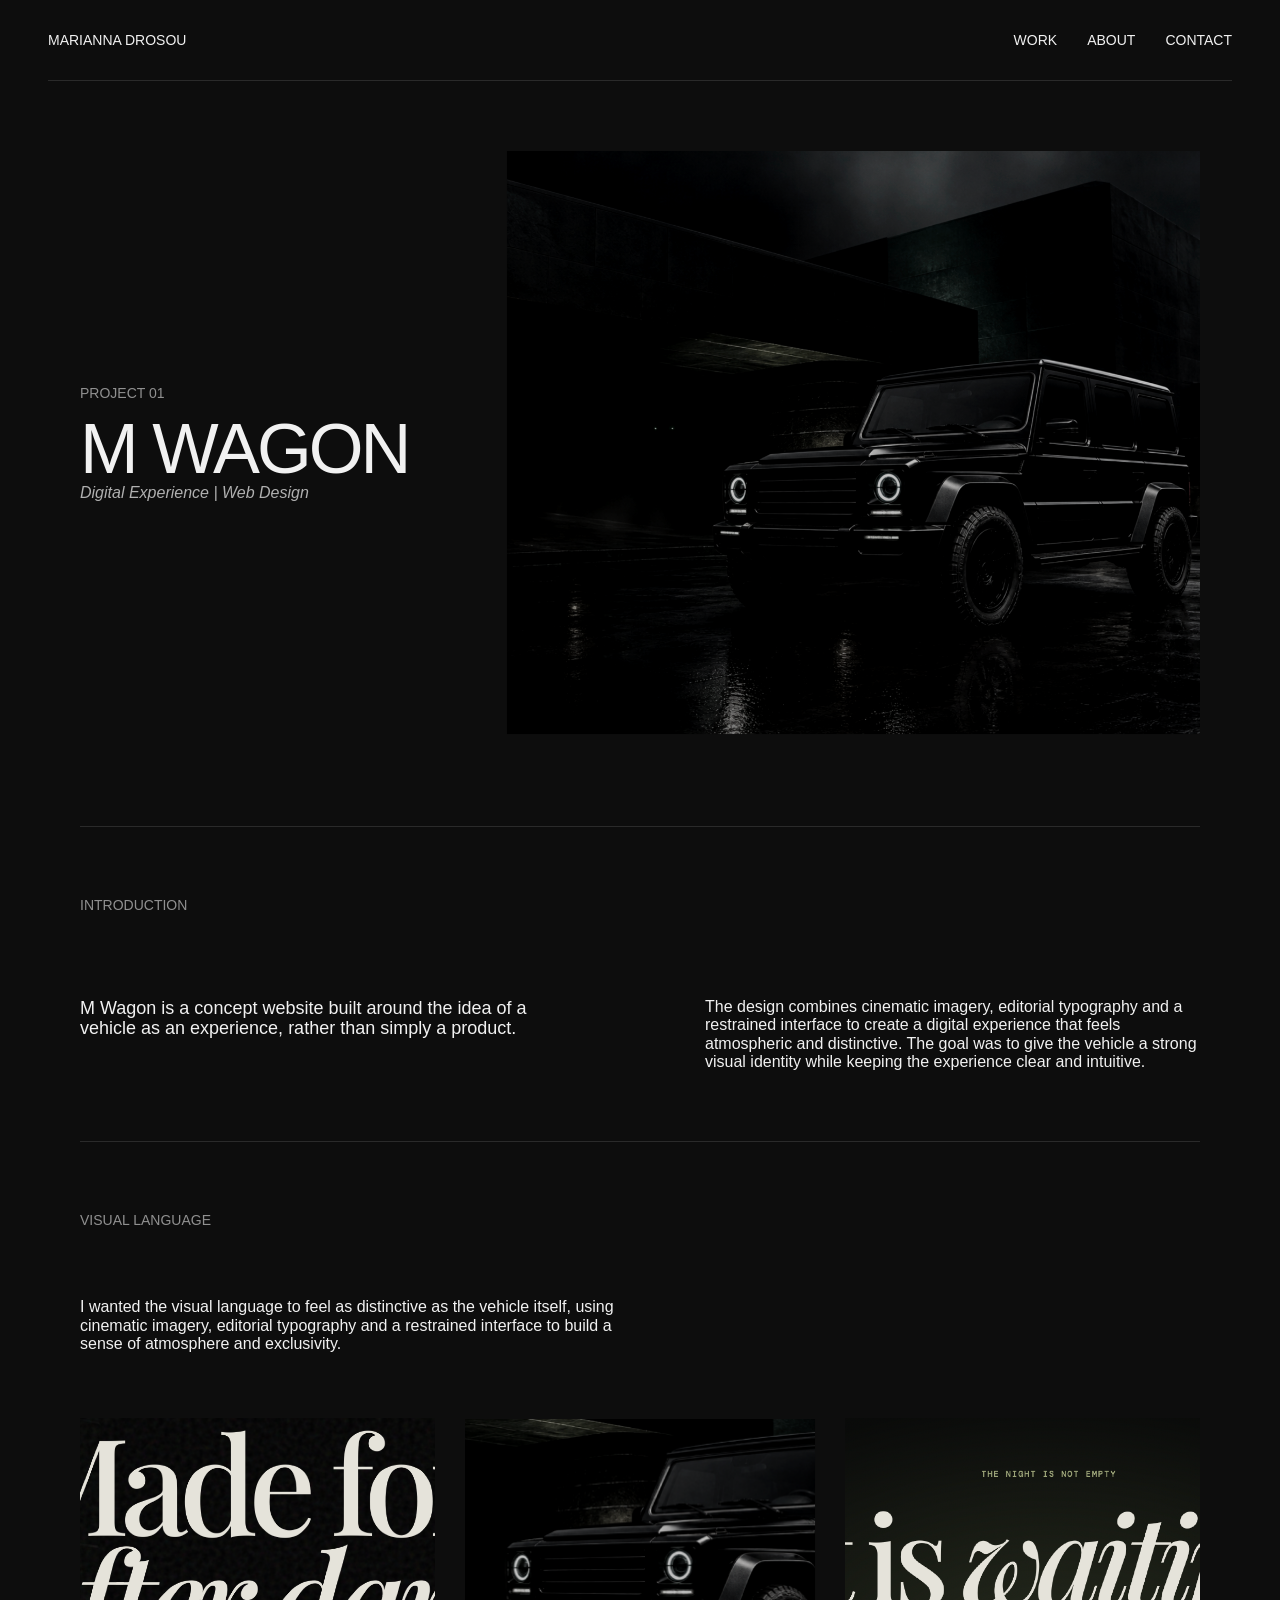
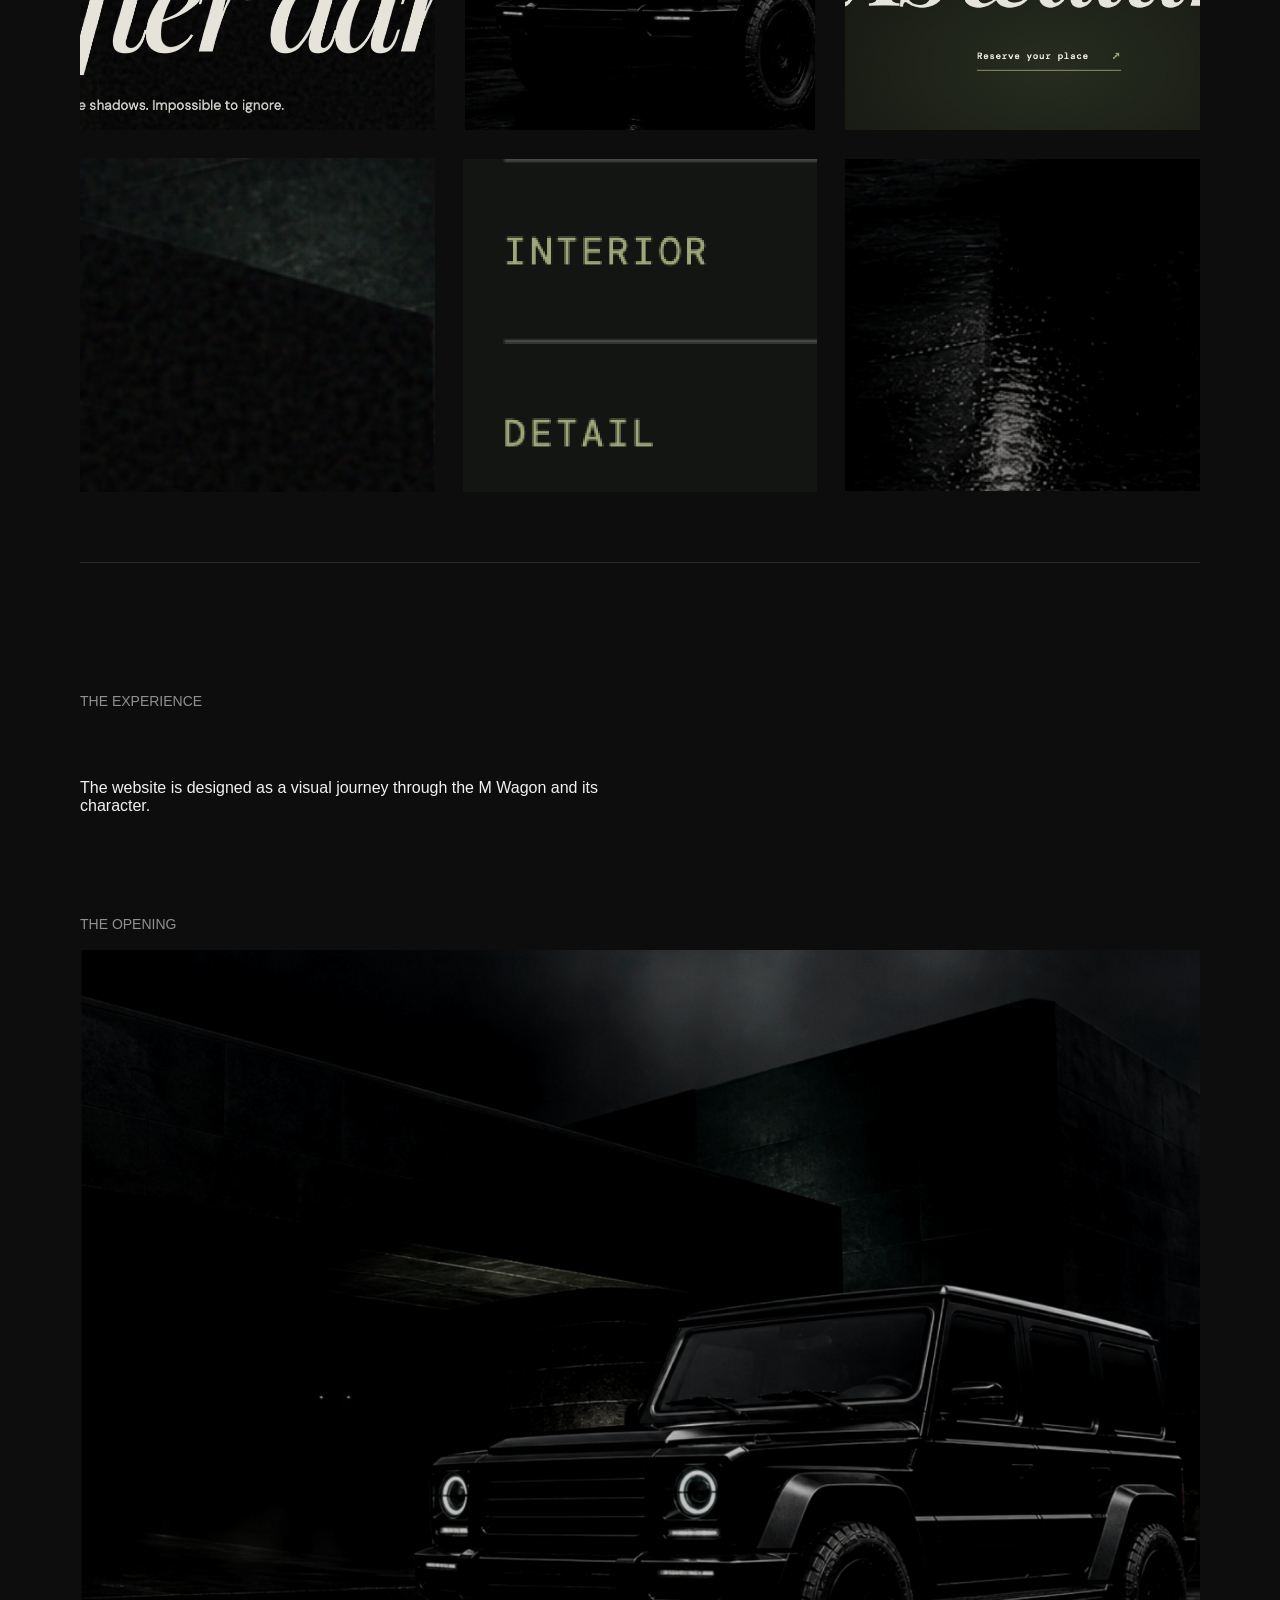
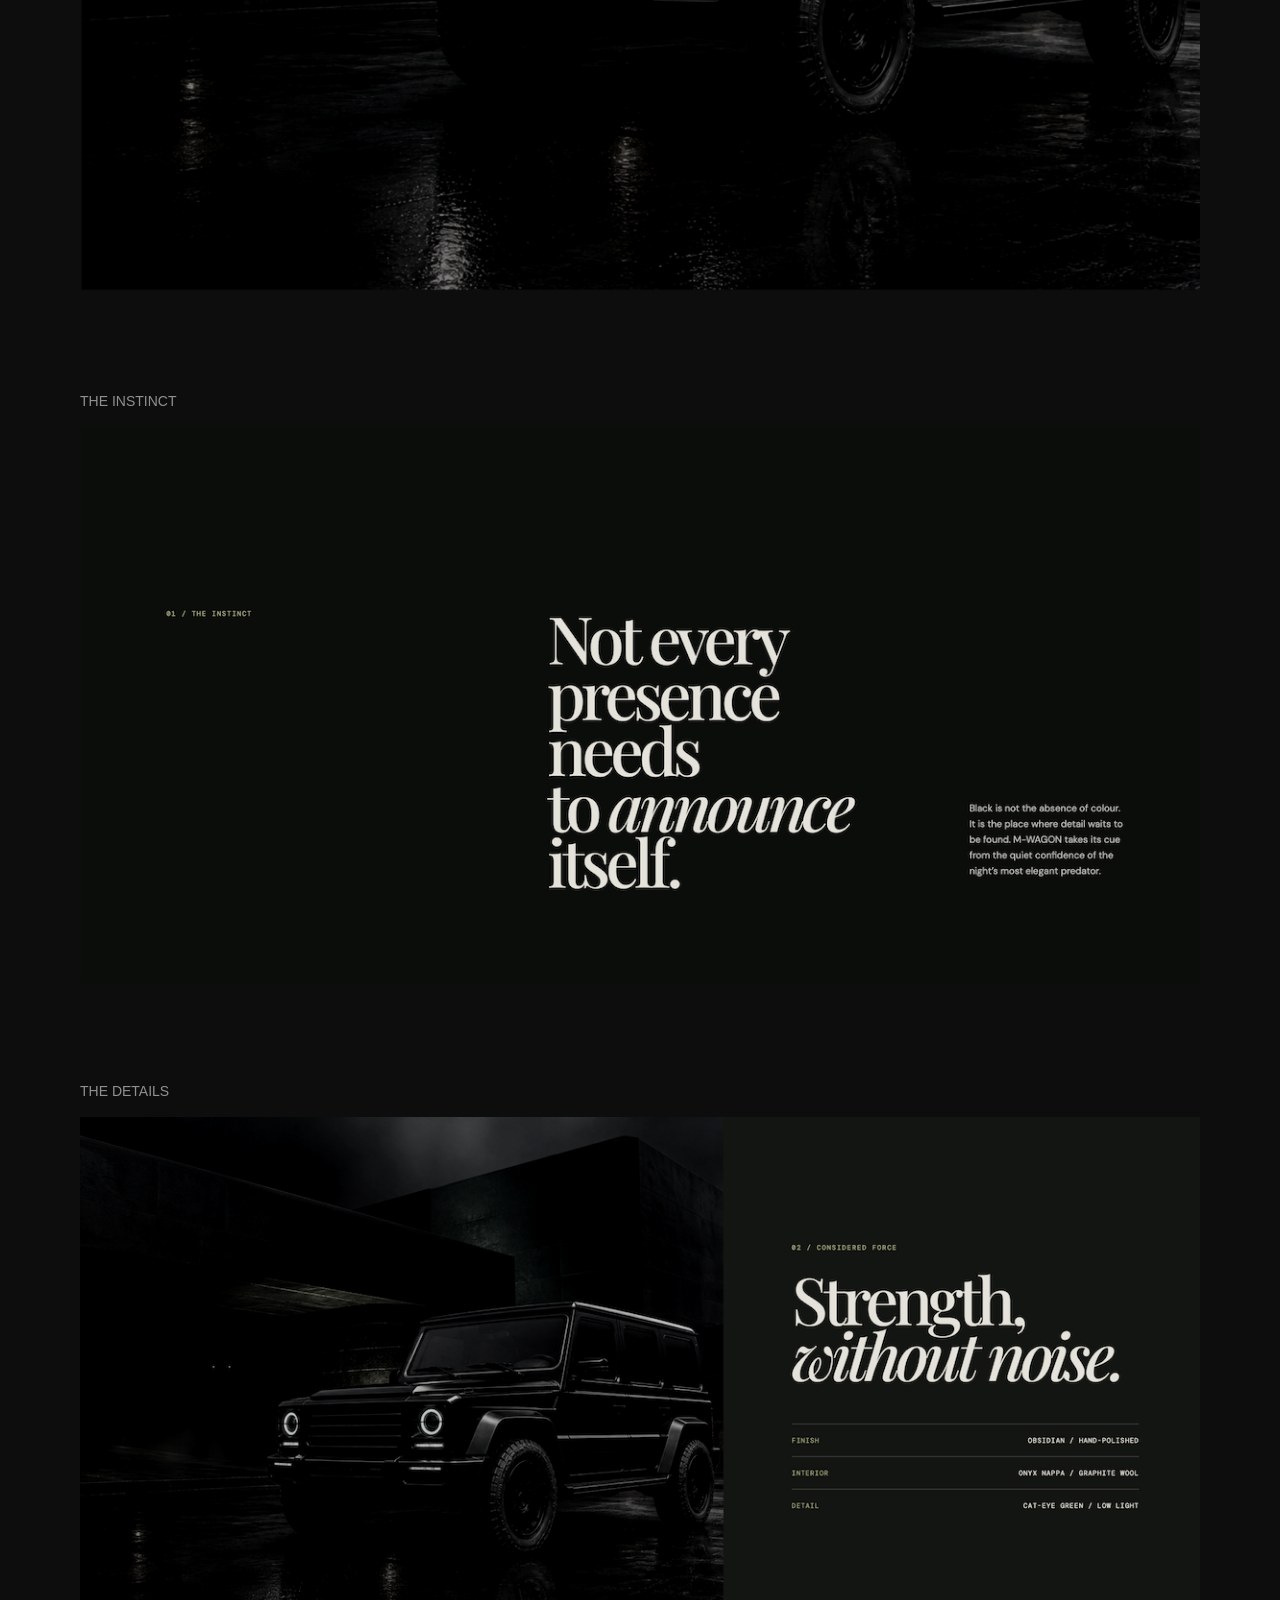
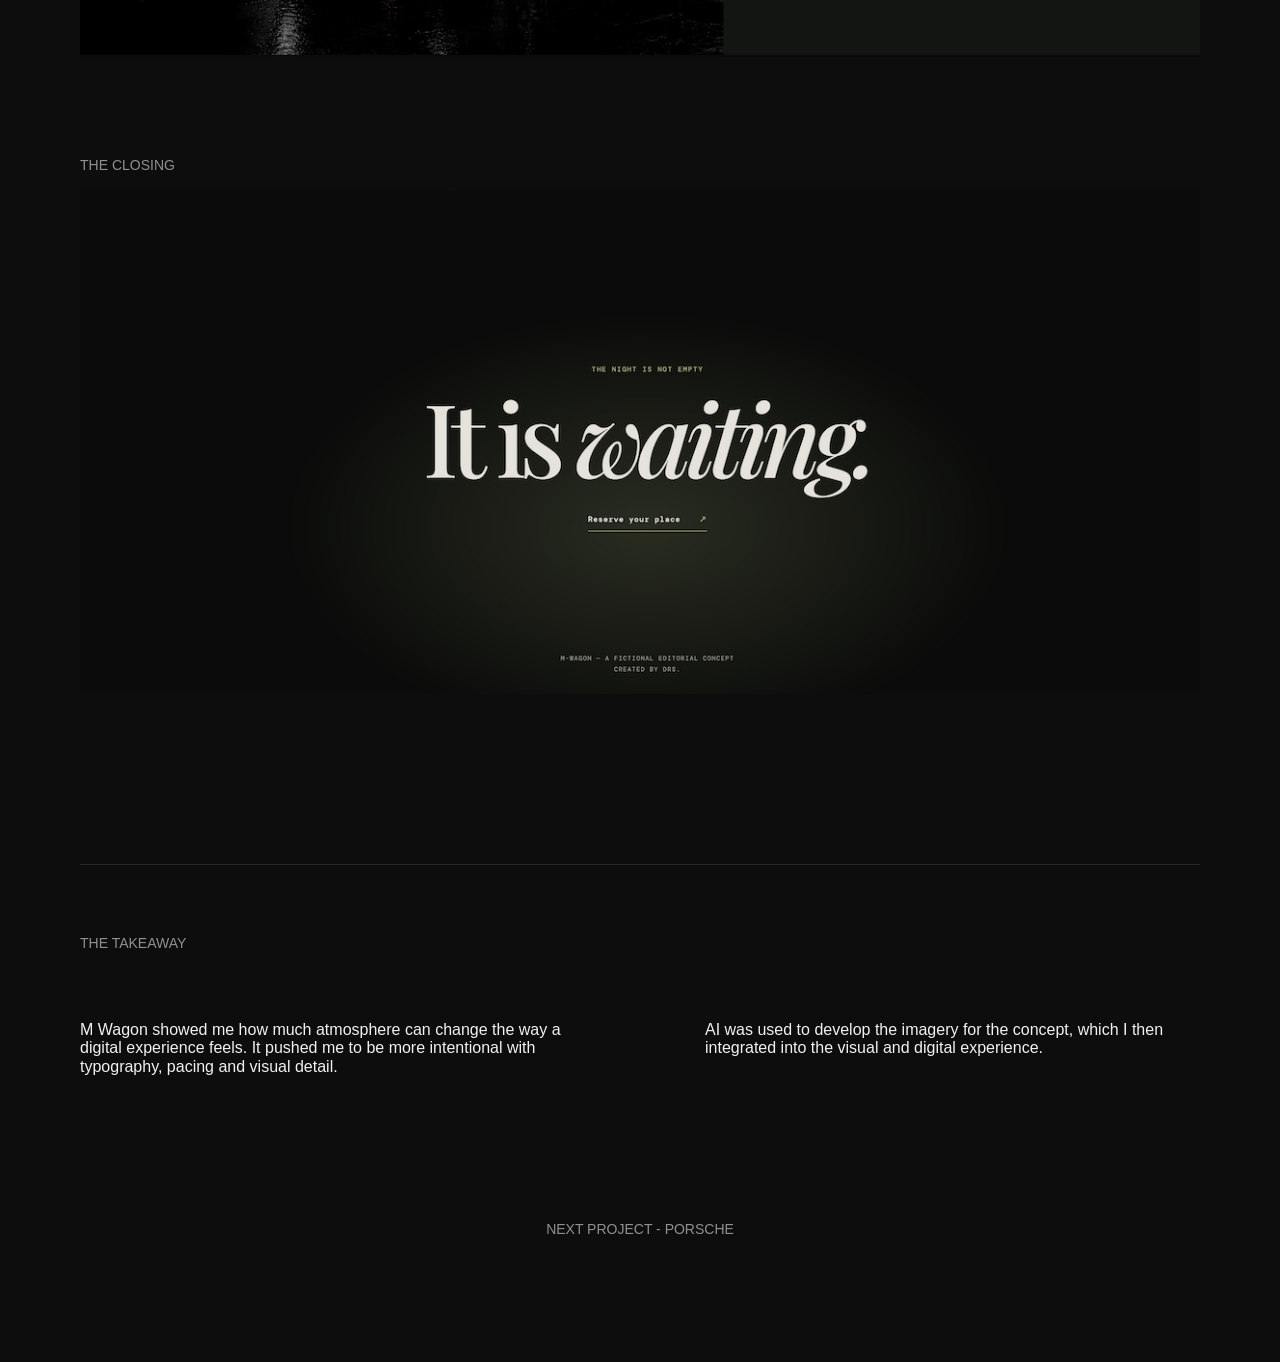
<file: mwagon.html>
<!doctype html>
<html lang="en">
<head>
  <meta charset="UTF-8">
  <meta name="viewport" content="width=device-width, initial-scale=1.0">
  <title>M Wagon — Marianna Drosou</title>
  <link rel="stylesheet" href="case-study.css">
</head>

<body>
  <header class="site-header">
    <a href="index.html" class="logo">MARIANNA DROSO<span>U</span></a>

    <nav>
      <a href="index.html#work">WORK</a>
      <a href="index.html#about">ABOUT</a>
      <a href="index.html#contact">CONTACT</a>
    </nav>
  </header>

  <main class="case-study">

    <section class="project-hero">
      <div class="hero-copy">
        <p class="eyebrow">PROJECT 01</p>
        <h1>M WAGON</h1>
        <p class="category">Digital Experience | Web Design</p>
      </div>

      <img src="mwagon-opening.png" alt="M Wagon website concept">
    </section>

    <section class="intro">
      <p class="section-label">INTRODUCTION</p>

      <div class="two-column">
        <p class="large-copy">
          M Wagon is a concept website built around the idea of a vehicle as
          an experience, rather than simply a product.
        </p>

        <p>
          The design combines cinematic imagery, editorial typography and a
          restrained interface to create a digital experience that feels
          atmospheric and distinctive. The goal was to give the vehicle a
          strong visual identity while keeping the experience clear and
          intuitive.
        </p>
      </div>
    </section>

    <section class="content-section">
      <p class="section-label">VISUAL LANGUAGE</p>

      <p class="section-intro">
        I wanted the visual language to feel as distinctive as the vehicle
        itself, using cinematic imagery, editorial typography and a restrained
        interface to build a sense of atmosphere and exclusivity.
      </p>

      <div class="visual-grid">
        <img src="visual-1.png" alt="M Wagon visual direction">
        <img src="visual-2.png" alt="M Wagon visual direction">
        <img src="visual-3.png" alt="M Wagon visual direction">
        <img src="visual-4.png" alt="M Wagon visual direction">
        <img src="visual-5.png" alt="M Wagon visual direction">
        <img src="visual-6.png" alt="M Wagon visual direction">
      </div>
    </section>

    <section class="content-section experience">
      <p class="section-label">THE EXPERIENCE</p>

      <p class="section-intro">
        The website is designed as a visual journey through the M Wagon and
        its character.
      </p>

      <article class="feature">
        <p class="feature-label">THE OPENING</p>
        <img src="mwagon-opening.png" alt="M Wagon opening screen">
      </article>

      <article class="feature">
        <p class="feature-label">THE INSTINCT</p>
        <img src="the-instinct.png" alt="M Wagon instinct screen">
      </article>

      <article class="feature">
        <p class="feature-label">THE DETAILS</p>
        <img src="the-details.png" alt="M Wagon details screen">
      </article>

      <article class="feature">
        <p class="feature-label">THE CLOSING</p>
        <img src="the-closing.png" alt="M Wagon closing screen">
      </article>
    </section>

    <section class="takeaway">
      <p class="section-label">THE TAKEAWAY</p>

      <div class="two-column">
        <p>
          M Wagon showed me how much atmosphere can change the way a digital
          experience feels. It pushed me to be more intentional with
          typography, pacing and visual detail.
        </p>

        <p>
          AI was used to develop the imagery for the concept, which I then
          integrated into the visual and digital experience.
        </p>
      </div>
    </section>

    <a class="next-project" href="porsche.html">NEXT PROJECT - PORSCHE</a>
  </main>
</body>
</html>
</file>
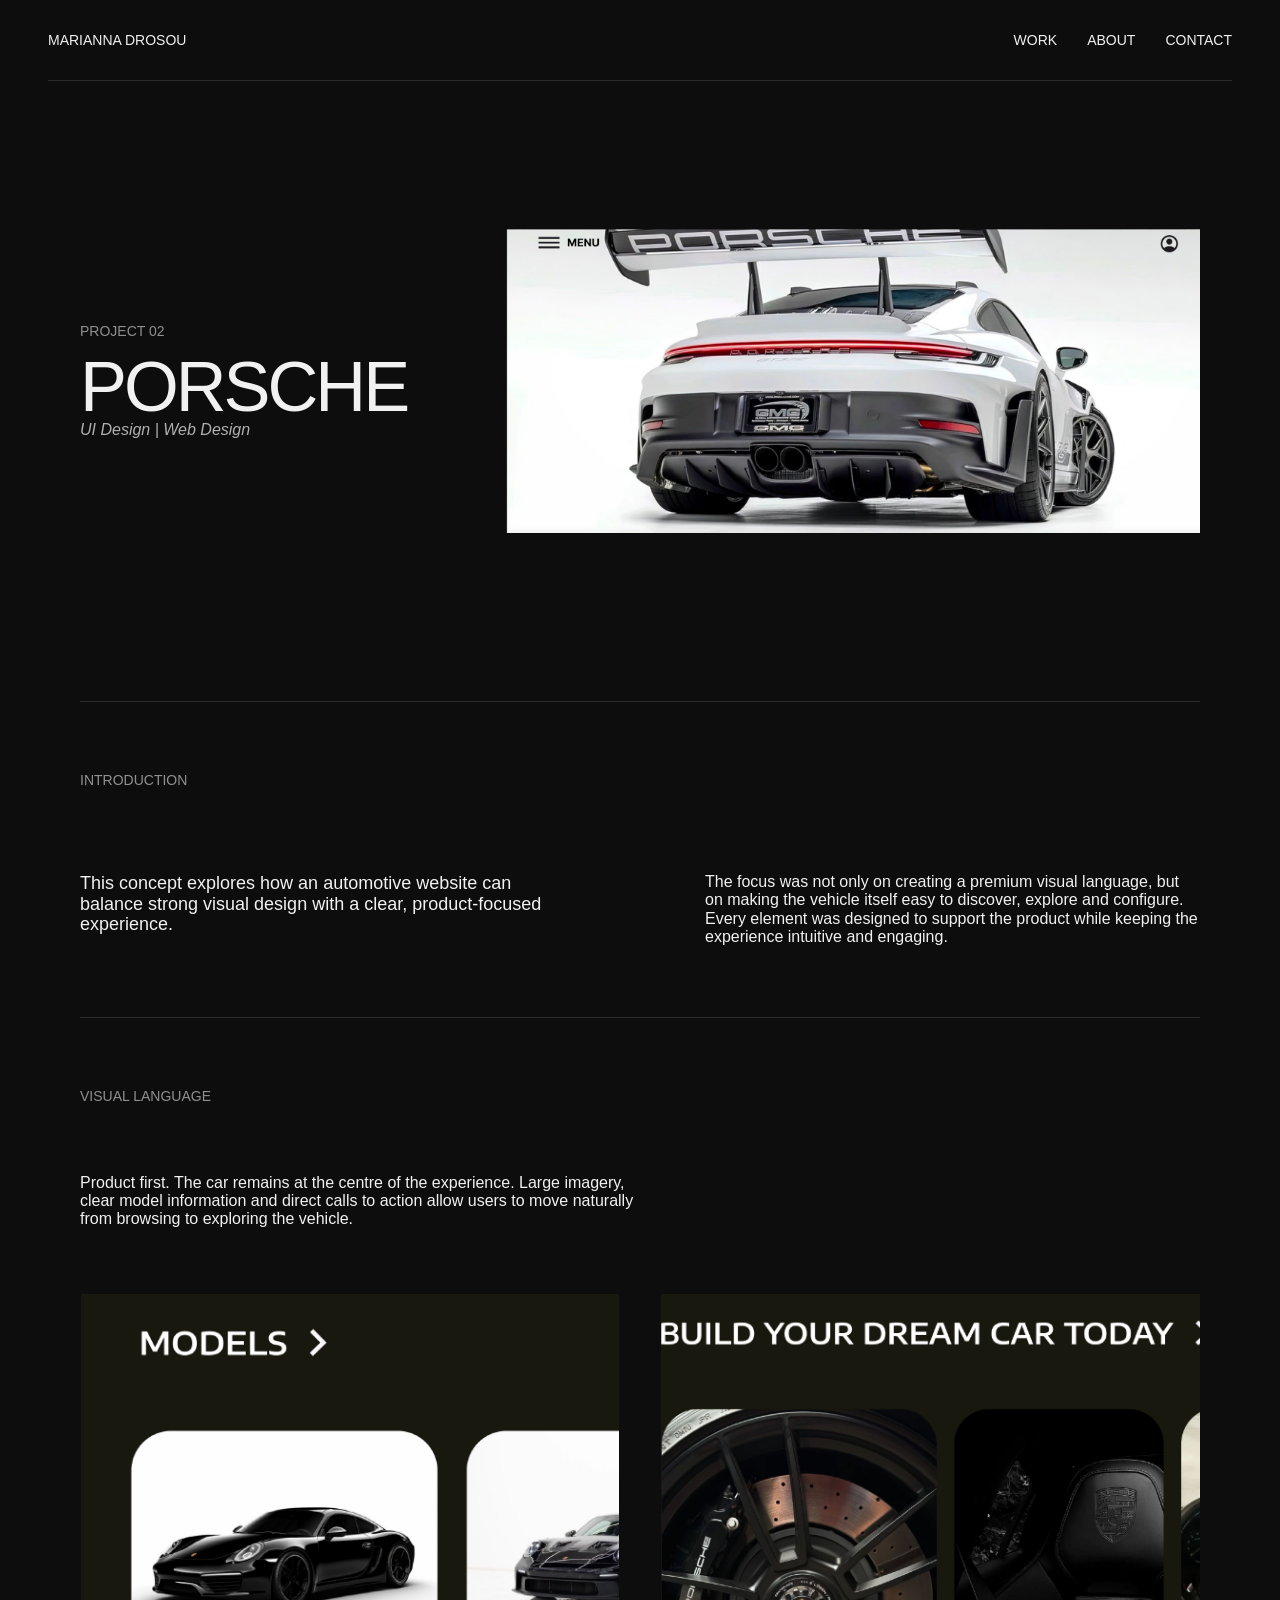
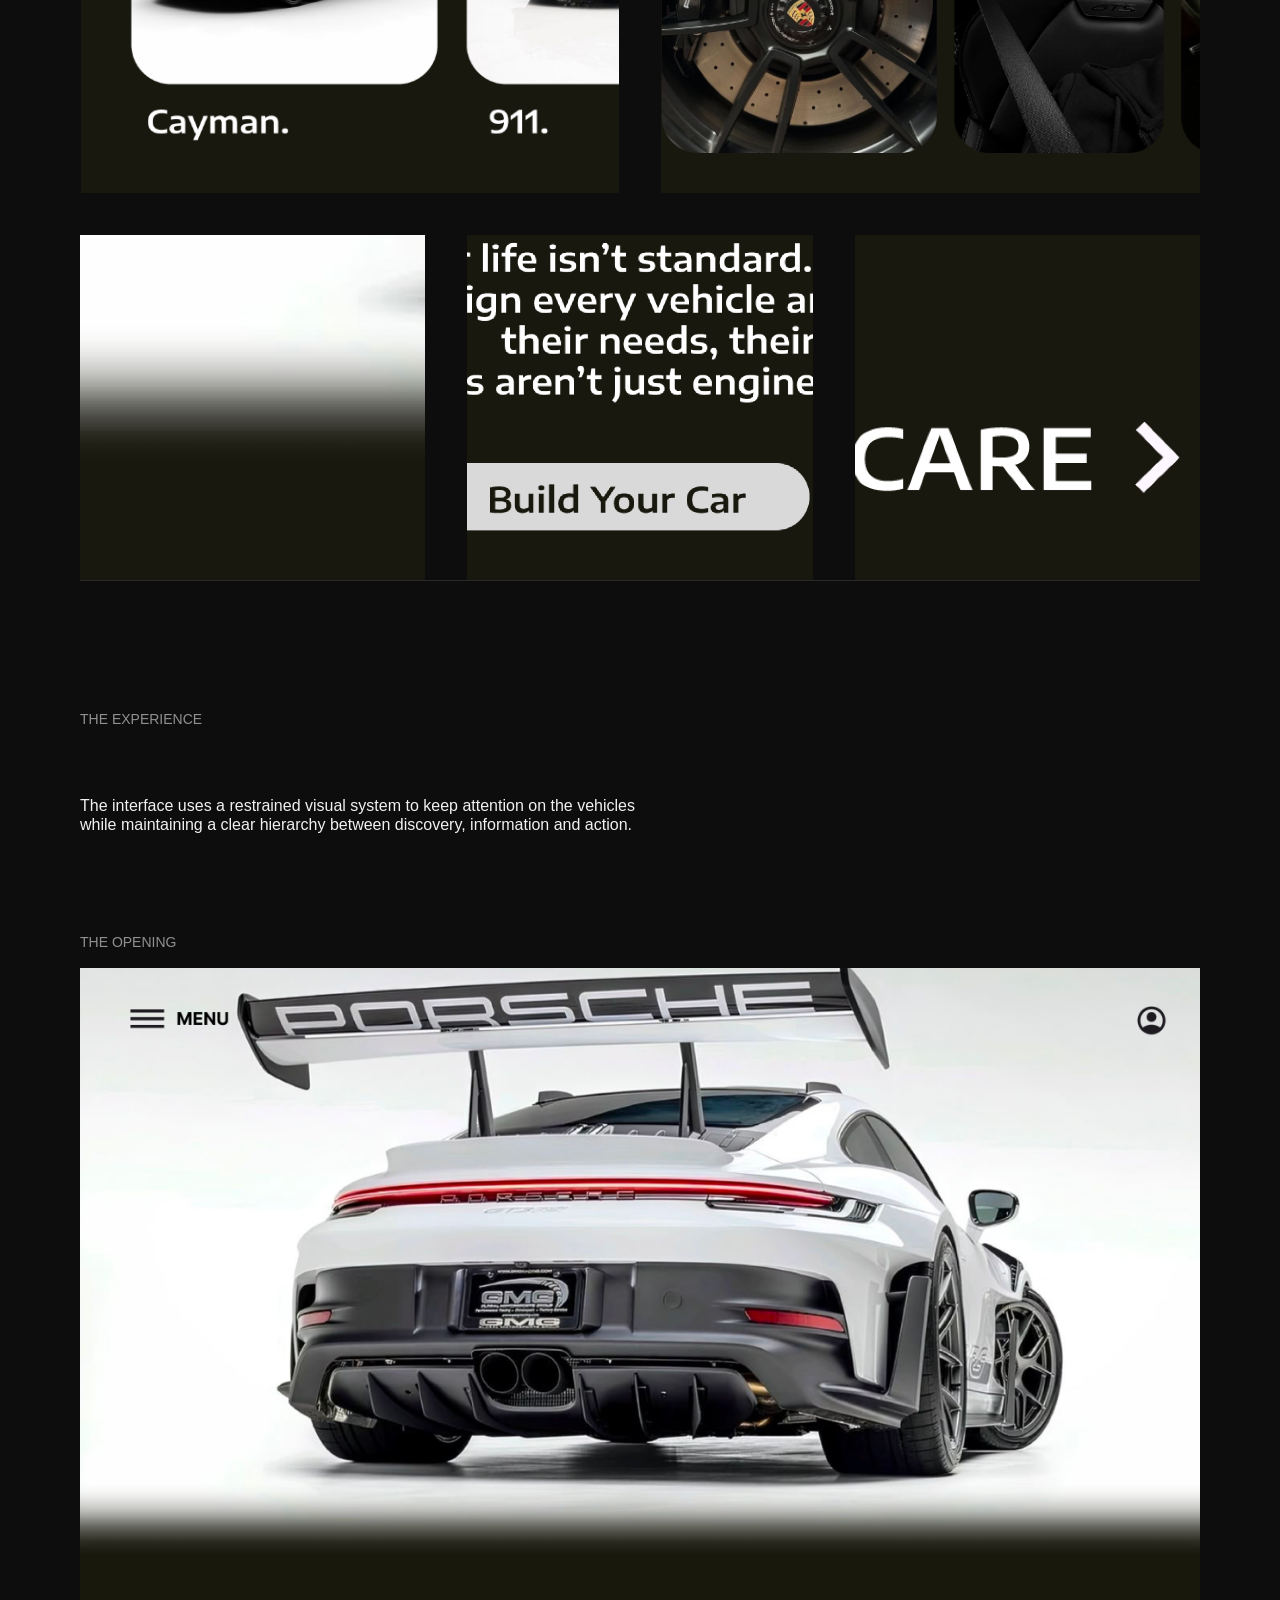
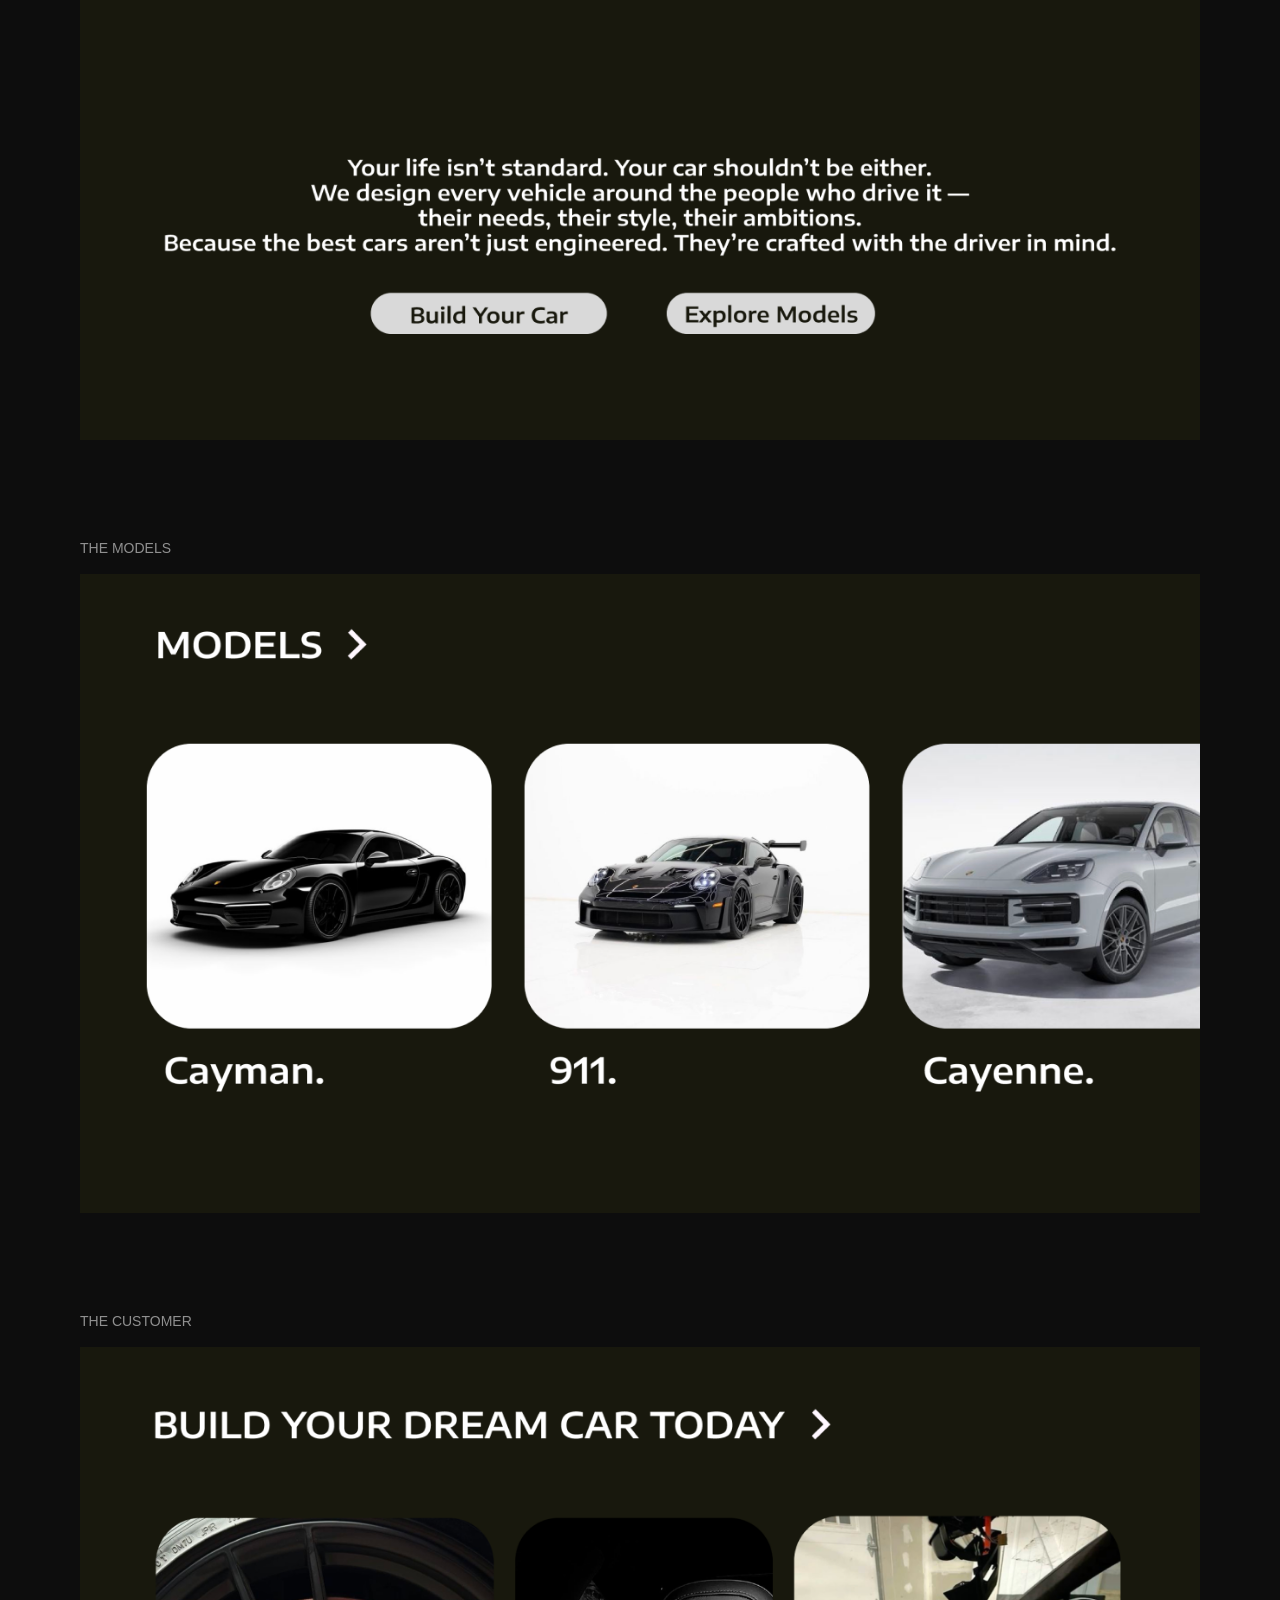
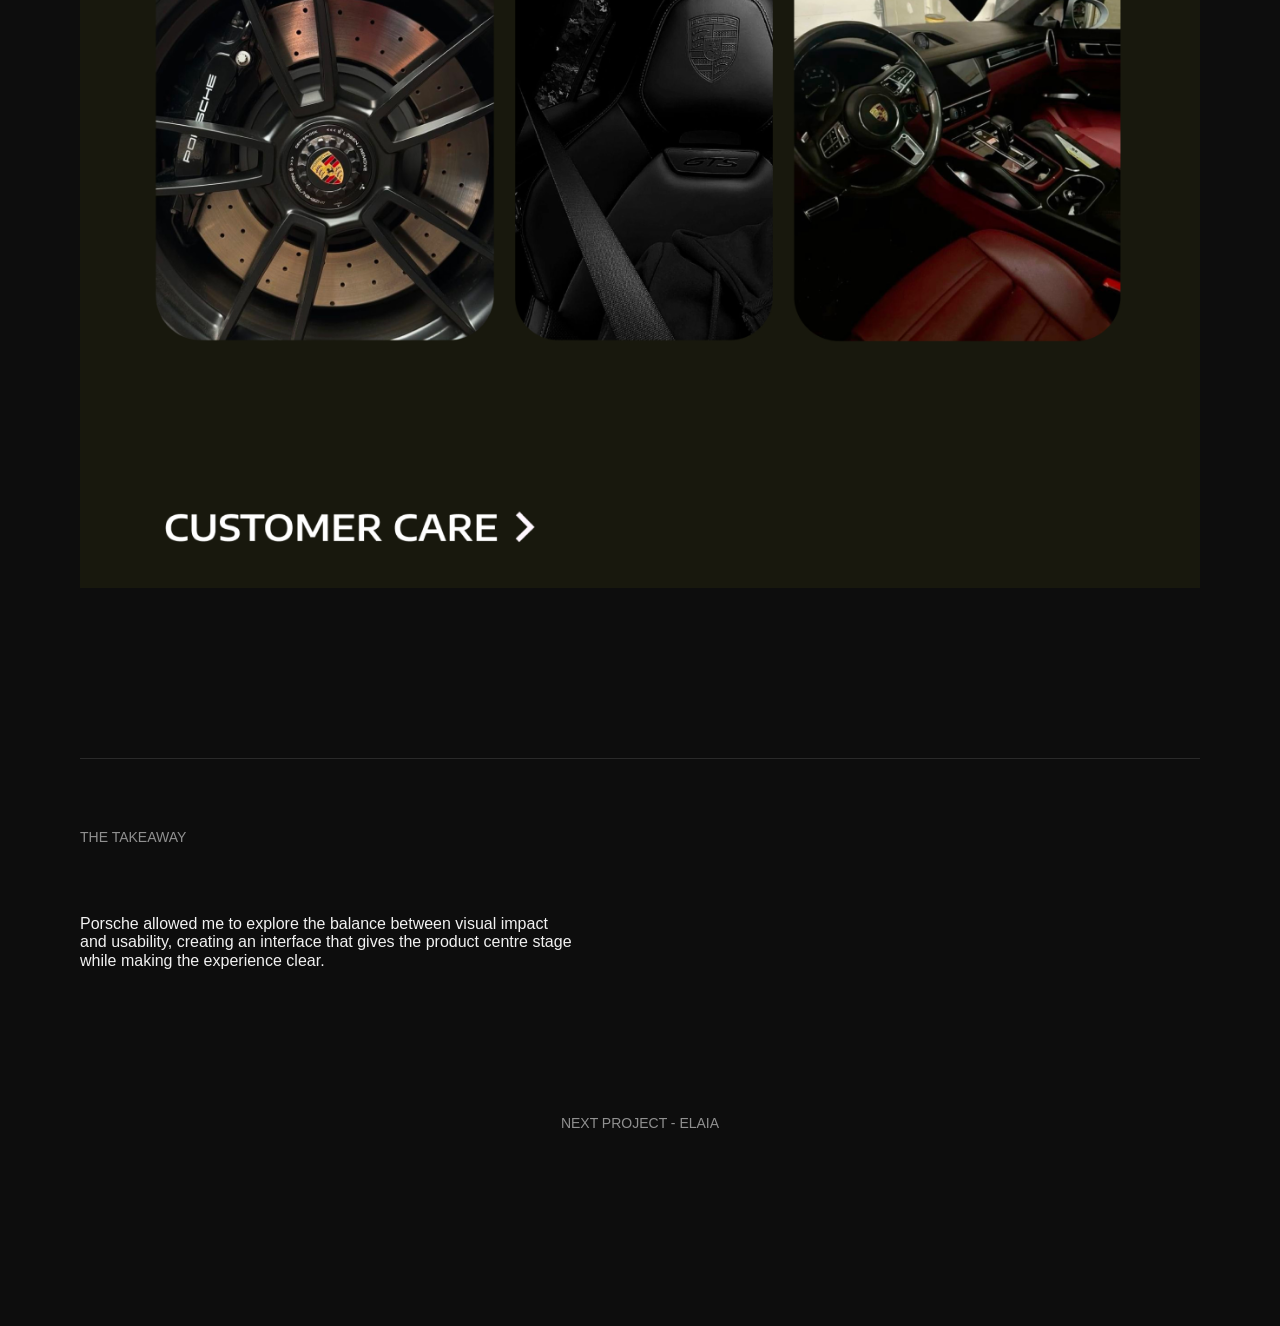
<file: porsche.html>
<!doctype html>
<html lang="en">
<head>
  <meta charset="UTF-8">
  <meta name="viewport" content="width=device-width, initial-scale=1.0">
  <title>Porsche — Marianna Drosou</title>
  <link rel="stylesheet" href="case-study.css">
</head>

<body>
  <header class="site-header">
    <a href="index.html" class="logo">MARIANNA DROSO<span>U</span></a>
    <nav>
      <a href="index.html#work">WORK</a>
      <a href="index.html#about">ABOUT</a>
      <a href="index.html#contact">CONTACT</a>
    </nav>
  </header>

  <main class="case-study">
    <section class="project-hero">
      <div class="hero-copy">
        <p class="eyebrow">PROJECT 02</p>
        <h1>PORSCHE</h1>
        <p class="category">UI Design | Web Design</p>
      </div>

      <img src="porsche-home.png" alt="Porsche website concept">
    </section>

    <section class="intro">
      <p class="section-label">INTRODUCTION</p>

      <div class="two-column">
        <p class="large-copy">
          This concept explores how an automotive website can balance strong
          visual design with a clear, product-focused experience.
        </p>

        <p>
          The focus was not only on creating a premium visual language, but
          on making the vehicle itself easy to discover, explore and
          configure. Every element was designed to support the product while
          keeping the experience intuitive and engaging.
        </p>
      </div>
    </section>

    <section class="content-section">
      <p class="section-label">VISUAL LANGUAGE</p>

      <p class="section-intro">
        Product first. The car remains at the centre of the experience.
        Large imagery, clear model information and direct calls to action
        allow users to move naturally from browsing to exploring the vehicle.
      </p>

    <div class="porsche-visuals">
  <img class="models" src="visual-1-p.png" alt="Porsche models">

  <img class="dream-car" src="visual-2-p.png" alt="Build your dream Porsche">

  <img class="gradient" src="visual-3-p.png" alt="Porsche visual detail">

  <img class="message" src="visual-4-p.png" alt="Porsche message">

  <img class="care" src="visual-5-p.png" alt="Porsche care">
</div>

    <section class="content-section experience">
      <p class="section-label">THE EXPERIENCE</p>

      <p class="section-intro">
        The interface uses a restrained visual system to keep attention on
        the vehicles while maintaining a clear hierarchy between discovery,
        information and action.
      </p>

      <article class="feature">
        <p class="feature-label">THE OPENING</p>
        <img src="the-opening-p.png" alt="Porsche opening page">
      </article>

      <article class="feature">
        <p class="feature-label">THE MODELS</p>
        <img src="the-models-p.png" alt="Porsche models page">
      </article>

      <article class="feature">
        <p class="feature-label">THE CUSTOMER</p>
        <img src="the-customer-p.png" alt="Porsche customer page">
      </article>
    </section>

    <section class="takeaway">
      <p class="section-label">THE TAKEAWAY</p>

      <div class="two-column">
        <p>
          Porsche allowed me to explore the balance between visual impact and
          usability, creating an interface that gives the product centre stage
          while making the experience clear.
        </p>
      </div>
    </section>

    <a class="next-project" href="elaia.html">NEXT PROJECT - ELAIA</a>
  </main>
</body>
</html>
</file>
<file: case-study.css>
:root {
  --bg: #0d0d0d;
  --text: #f1f1f1;
  --muted: #909090;
}

* {
  box-sizing: border-box;
}

html {
  scroll-behavior: smooth;
}

body {
  margin: 0;
  background: var(--bg);
  color: var(--text);
  font-family: Arial, Helvetica, sans-serif;
  font-size: 16px;
}

a {
  color: inherit;
  text-decoration: none;
}

.site-header {
  height: 81px;
  margin: 0 48px;
  border-bottom: 1px solid #2a2a2a;
  display: flex;
  align-items: center;
  justify-content: space-between;
}

.logo,
.site-header nav a {
  font-size: 14px;
}

.site-header nav {
  display: flex;
  gap: 30px;
}

.case-study {
  width: min(100% - 160px, 1280px);
  margin: 0 auto;
  padding-bottom: 100px;
}

.project-hero {
  min-height: 620px;
  padding: 70px 0 90px;
  position: relative;
  display: grid;
  grid-template-columns: 38% 62%;
  align-items: center;
}

.project-hero img {
  display: block;
  width: 100%;
  height: auto;
}

.eyebrow,
.section-label,
.feature-label {
  margin: 0;
  color: var(--muted);
  font-size: 14px;
}

.hero-copy {
  position: relative;
  z-index: 1;
}

.hero-copy h1 {
  margin: 16px 0 3px;
  font-size: clamp(45px, 5.5vw, 78px);
  font-weight: 400;
  letter-spacing: -3px;
  line-height: 0.9;
}

.category {
  margin: 0;
  color: #b0b0b0;
  font-size: 16px;
  font-style: italic;
}

.intro,
.content-section,
.takeaway {
  padding: 70px 0;
  border-top: 1px solid #2a2a2a;
}

.two-column {
  display: grid;
  grid-template-columns: 1fr 1fr;
  gap: 130px;
  margin-top: 85px;
}

.two-column p,
.section-intro {
  margin: 0;
  line-height: 1.15;
}

.large-copy {
  font-size: 18px;
}

.section-intro {
  max-width: 560px;
  margin: 70px 0 65px;
}

.visual-grid {
  display: grid;
  grid-template-columns: repeat(3, 1fr);
  gap: 28px;
}

.visual-grid img {
  width: 100%;
  height: 100%;
  display: block;
  object-fit: cover;
}

.experience {
  padding-top: 130px;
}

.feature {
  margin: 100px 0;
}

.feature-label {
  margin-bottom: 18px;
}

.feature img {
  width: 100%;
  display: block;
  height: auto;
}

.takeaway .two-column {
  margin-top: 70px;
}

.next-project {
  display: block;
  padding: 75px 0 25px;
  text-align: center;
  color: var(--muted);
  font-size: 14px;
}

.next-project:hover,
.site-header a:hover {
  color: white;
}

@media (max-width: 700px) {
  .site-header {
    height: 64px;
    margin: 0 20px;
  }

  .logo,
  .site-header nav a {
    font-size: 11px;
  }

  .site-header nav {
    gap: 14px;
  }

  .case-study {
    width: min(100% - 40px, 1280px);
  }

  .project-hero {
    min-height: 0;
    padding: 55px 0 70px;
    display: flex;
    flex-direction: column;
    align-items: stretch;
    gap: 30px;
  }

  .hero-copy h1 {
    font-size: 52px;
  }

  .intro,
  .content-section,
  .takeaway {
    padding: 55px 0;
  }

  .two-column {
    grid-template-columns: 1fr;
    gap: 35px;
    margin-top: 45px;
  }

  .section-intro {
    margin: 45px 0;
  }

  .visual-grid {
    gap: 12px;
  }

  .feature {
    margin: 65px 0;
  }

  .next-project {
    padding-top: 45px;
    font-size: 12px;
  }
}

.project-gallery {
  display: grid;
  grid-template-columns: repeat(3, 1fr);
  gap: 20px;
  margin-top: 50px;
}

.project-gallery img {
  width: 100%;
  display: block;
  height: auto;
}

@media (max-width: 700px) {
  .project-gallery {
    gap: 10px;
  }
}

.porsche-visuals {
  display: grid;
  grid-template-columns: repeat(6, 1fr);
  gap: 42px;
  margin-top: 55px;
}

.porsche-visuals img {
  display: block;
  width: 100%;
  height: 100%;
  object-fit: cover;
}

/* Top row: two larger cards */
.porsche-visuals .models {
  grid-column: 1 / 4;
  aspect-ratio: 1.08 / 1;
}

.porsche-visuals .dream-car {
  grid-column: 4 / 7;
  aspect-ratio: 1.2 / 1;
}

/* Bottom row: three smaller cards */
.porsche-visuals .gradient {
  grid-column: 1 / 3;
  aspect-ratio: 1 / 1;
}

.porsche-visuals .message {
  grid-column: 3 / 5;
  aspect-ratio: 1.08 / 1;
}

.porsche-visuals .care {
  grid-column: 5 / 7;
  aspect-ratio: 1.08 / 1;
}

@media (max-width: 700px) {
  .porsche-visuals {
    grid-template-columns: 1fr;
    gap: 16px;
  }

  .porsche-visuals .models,
  .porsche-visuals .dream-car,
  .porsche-visuals .gradient,
  .porsche-visuals .message,
  .porsche-visuals .care {
    grid-column: auto;
    aspect-ratio: auto;
    height: auto;
  }
}
.elia-feature {
  display: grid;
  grid-template-columns: 220px 240px;
  justify-content: space-between;
  align-items: start;
  gap: 48px;
  margin: 52px 0;
}

.elia-feature img {
  width: 240px;
  height: 300px;
  object-fit: cover;
  display: block;
}

.elia-feature .feature-label {
  margin-bottom: 18px;
}

.elia-feature p {
  margin: 0;
  max-width: 220px;
  font-size: 14px;
  line-height: 1.2;
}
@media (max-width: 700px) {
  .elia-feature {
    grid-template-columns: 1fr;
    gap: 24px;
  }

  .elia-feature img {
    width: 100%;
    height: auto;
  }
}

.catalogue-gallery {
  grid-template-columns: repeat(6, 1fr);
  gap: 20px;
}

.catalogue-gallery img {
  height: 100%;
  object-fit: cover;
}

/* Top row */
.catalogue-gallery img:nth-child(1) {
  grid-column: 1 / 5;
  aspect-ratio: 1.6 / 1;
}

.catalogue-gallery img:nth-child(2) {
  grid-column: 5 / 7;
  aspect-ratio: 0.72 / 1;
}

/* Bottom row */
.catalogue-gallery img:nth-child(3) {
  grid-column: 1 / 3;
  aspect-ratio: 1 / 1;
}

.catalogue-gallery img:nth-child(4) {
  grid-column: 3 / 5;
  aspect-ratio: 1 / 1;
}

.catalogue-gallery img:nth-child(5) {
  grid-column: 5 / 7;
  aspect-ratio: 1 / 1;
}

@media (max-width: 700px) {
  .catalogue-gallery {
    grid-template-columns: 1fr;
    gap: 12px;
  }

  .catalogue-gallery img {
    grid-column: auto !important;
    aspect-ratio: auto !important;
    height: auto;
  }
}
</file>
